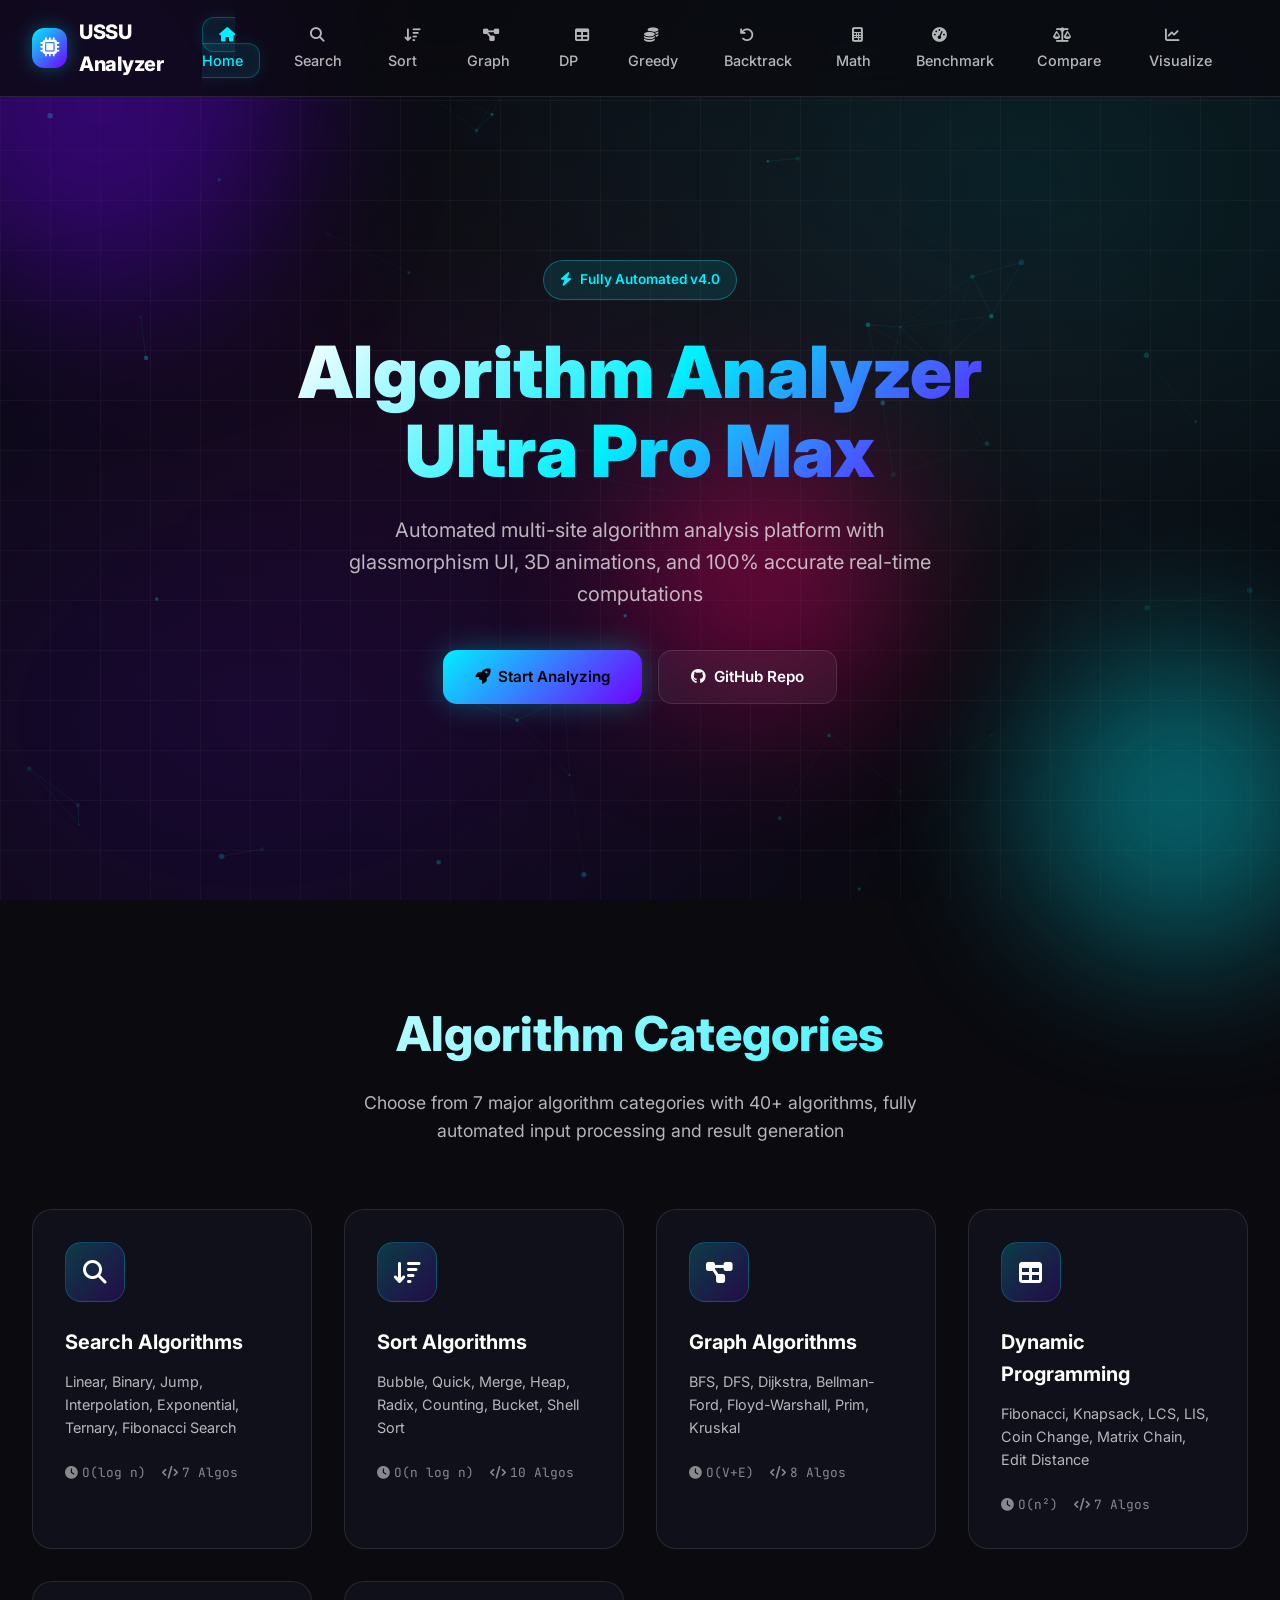
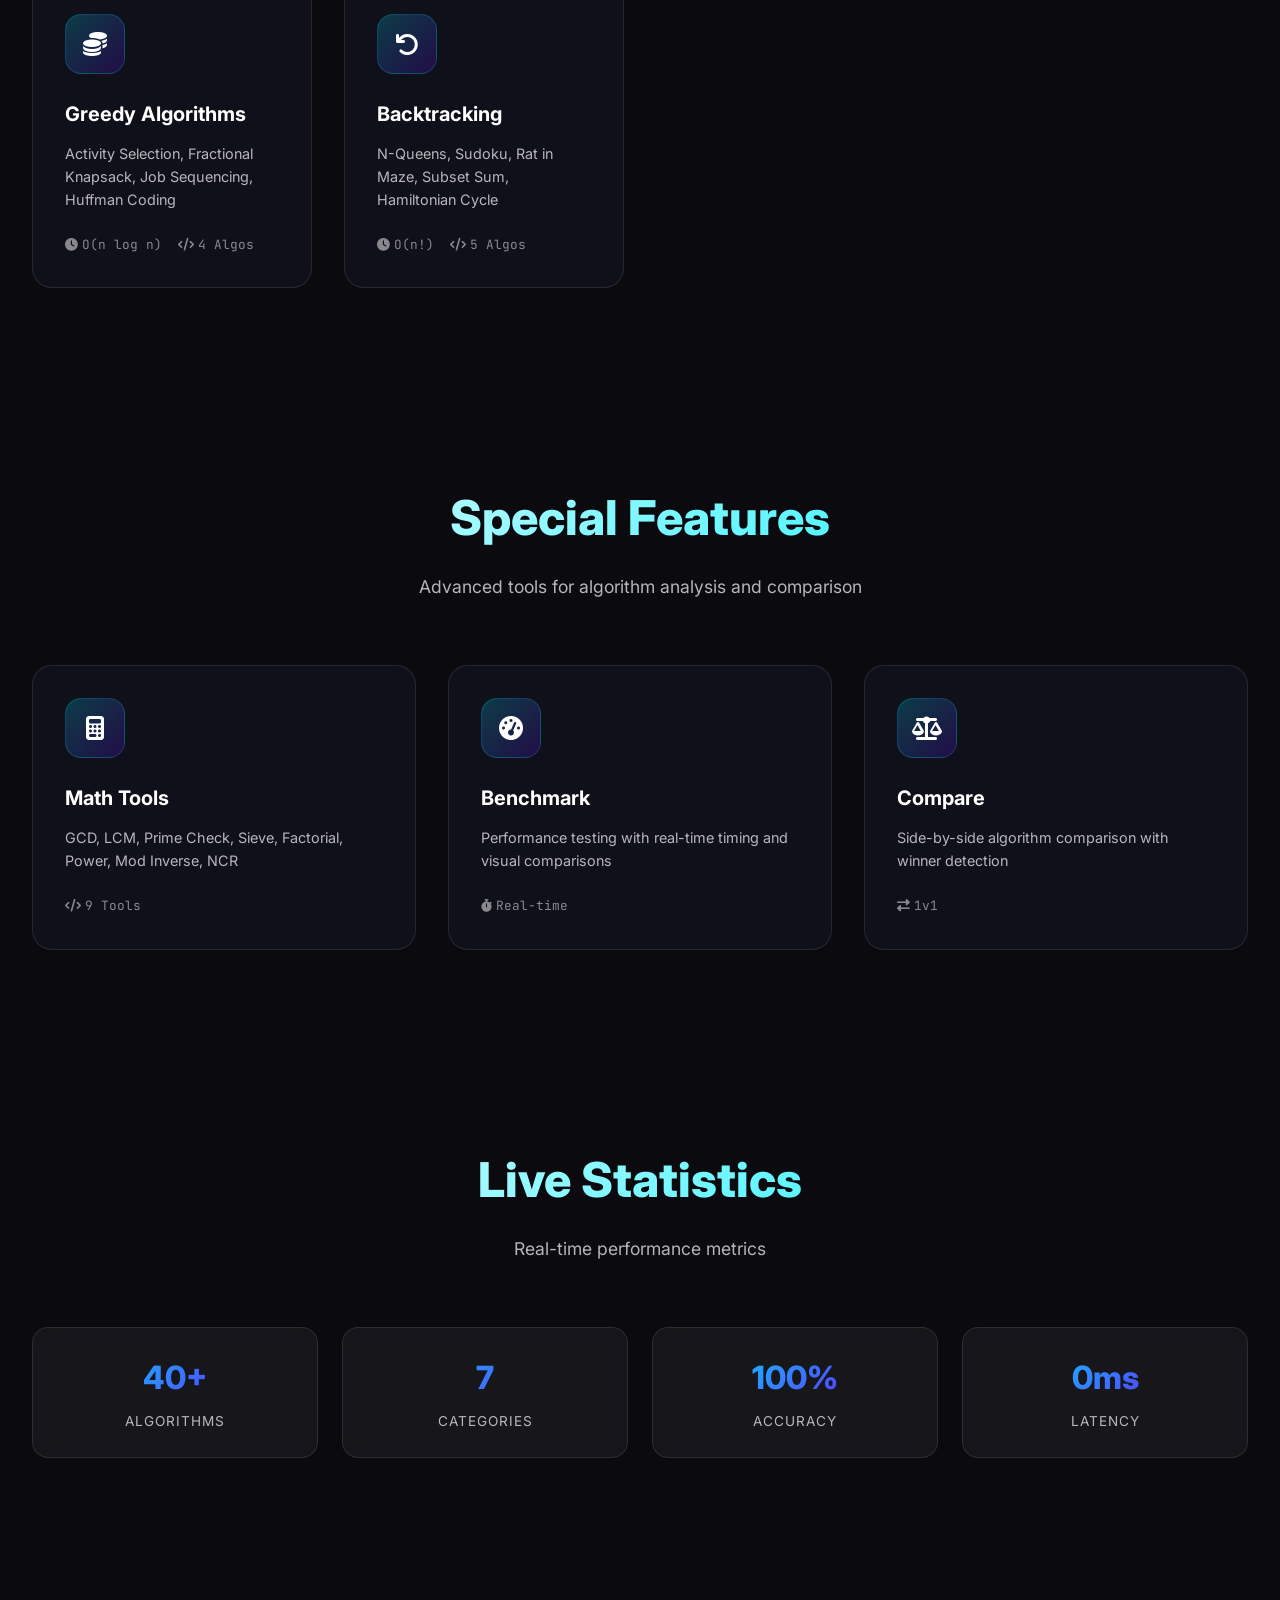
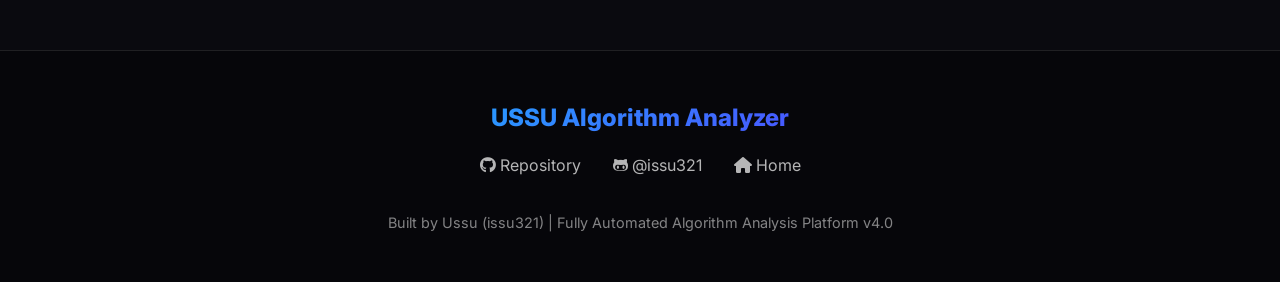
<file: index.html>
<!DOCTYPE html>
<html lang="en">
<head>
    <meta charset="UTF-8">
    <meta name="viewport" content="width=device-width, initial-scale=1.0">
    <title>USSU Algorithm Analyzer v4.0 | Automated Multi-Site</title>
    <meta name="description" content="Fully automated algorithm analyzer with glassmorphism UI, 3D effects, and real-time visualizations">
    <link rel="stylesheet" href="css/style.css">
    <link rel="stylesheet" href="https://cdnjs.cloudflare.com/ajax/libs/font-awesome/6.4.0/css/all.min.css">
</head>
<body>
    <div class="bg-animation"></div>
    <div class="orb orb-1"></div>
    <div class="orb orb-2"></div>
    <div class="orb orb-3"></div>
    <canvas id="particles-canvas"></canvas>

    <nav class="navbar">
        <a href="index.html" class="nav-brand">
            <div class="nav-brand-icon"><i class="fas fa-microchip"></i></div>
            <span>USSU Analyzer</span>
        </a>
        <ul class="nav-links">
            <li><a href="index.html" class="active"><i class="fas fa-home"></i> Home</a></li>
            <li><a href="search.html"><i class="fas fa-search"></i> Search</a></li>
            <li><a href="sort.html"><i class="fas fa-sort-amount-down"></i> Sort</a></li>
            <li><a href="graph.html"><i class="fas fa-project-diagram"></i> Graph</a></li>
            <li><a href="dp.html"><i class="fas fa-table"></i> DP</a></li>
            <li><a href="greedy.html"><i class="fas fa-coins"></i> Greedy</a></li>
            <li><a href="backtracking.html"><i class="fas fa-undo"></i> Backtrack</a></li>
            <li><a href="math.html"><i class="fas fa-calculator"></i> Math</a></li>
            <li><a href="benchmark.html"><i class="fas fa-tachometer-alt"></i> Benchmark</a></li>
            <li><a href="compare.html"><i class="fas fa-balance-scale"></i> Compare</a></li>
            <li><a href="visualize.html"><i class="fas fa-chart-line"></i> Visualize</a></li>
        </ul>
    </nav>

    <section class="hero">
        <div class="hero-content">
            <div class="hero-badge">
                <i class="fas fa-bolt"></i>
                Fully Automated v4.0
            </div>
            <h1>Algorithm Analyzer<br>Ultra Pro Max</h1>
            <p>Automated multi-site algorithm analysis platform with glassmorphism UI, 3D animations, and 100% accurate real-time computations</p>
            <div class="hero-buttons">
                <a href="search.html" class="btn btn-primary btn-glow">
                    <i class="fas fa-rocket"></i> Start Analyzing
                </a>
                <a href="https://github.com/issu321/Analysis-ADA-Algorithms-Techniques-Python" target="_blank" class="btn btn-secondary">
                    <i class="fab fa-github"></i> GitHub Repo
                </a>
            </div>
        </div>
    </section>

    <section class="section">
        <div class="section-header">
            <h2>Algorithm Categories</h2>
            <p>Choose from 7 major algorithm categories with 40+ algorithms, fully automated input processing and result generation</p>
        </div>
        <div class="grid-3">
            <a href="search.html" class="algo-card tilt-element" style="text-decoration: none; color: inherit;">
                <div class="algo-icon"><i class="fas fa-search"></i></div>
                <h3>Search Algorithms</h3>
                <p>Linear, Binary, Jump, Interpolation, Exponential, Ternary, Fibonacci Search</p>
                <div class="algo-meta">
                    <span><i class="fas fa-clock"></i> O(log n)</span>
                    <span><i class="fas fa-code"></i> 7 Algos</span>
                </div>
            </a>
            <a href="sort.html" class="algo-card tilt-element" style="text-decoration: none; color: inherit;">
                <div class="algo-icon"><i class="fas fa-sort-amount-down"></i></div>
                <h3>Sort Algorithms</h3>
                <p>Bubble, Quick, Merge, Heap, Radix, Counting, Bucket, Shell Sort</p>
                <div class="algo-meta">
                    <span><i class="fas fa-clock"></i> O(n log n)</span>
                    <span><i class="fas fa-code"></i> 10 Algos</span>
                </div>
            </a>
            <a href="graph.html" class="algo-card tilt-element" style="text-decoration: none; color: inherit;">
                <div class="algo-icon"><i class="fas fa-project-diagram"></i></div>
                <h3>Graph Algorithms</h3>
                <p>BFS, DFS, Dijkstra, Bellman-Ford, Floyd-Warshall, Prim, Kruskal</p>
                <div class="algo-meta">
                    <span><i class="fas fa-clock"></i> O(V+E)</span>
                    <span><i class="fas fa-code"></i> 8 Algos</span>
                </div>
            </a>
            <a href="dp.html" class="algo-card tilt-element" style="text-decoration: none; color: inherit;">
                <div class="algo-icon"><i class="fas fa-table"></i></div>
                <h3>Dynamic Programming</h3>
                <p>Fibonacci, Knapsack, LCS, LIS, Coin Change, Matrix Chain, Edit Distance</p>
                <div class="algo-meta">
                    <span><i class="fas fa-clock"></i> O(n²)</span>
                    <span><i class="fas fa-code"></i> 7 Algos</span>
                </div>
            </a>
            <a href="greedy.html" class="algo-card tilt-element" style="text-decoration: none; color: inherit;">
                <div class="algo-icon"><i class="fas fa-coins"></i></div>
                <h3>Greedy Algorithms</h3>
                <p>Activity Selection, Fractional Knapsack, Job Sequencing, Huffman Coding</p>
                <div class="algo-meta">
                    <span><i class="fas fa-clock"></i> O(n log n)</span>
                    <span><i class="fas fa-code"></i> 4 Algos</span>
                </div>
            </a>
            <a href="backtracking.html" class="algo-card tilt-element" style="text-decoration: none; color: inherit;">
                <div class="algo-icon"><i class="fas fa-undo"></i></div>
                <h3>Backtracking</h3>
                <p>N-Queens, Sudoku, Rat in Maze, Subset Sum, Hamiltonian Cycle</p>
                <div class="algo-meta">
                    <span><i class="fas fa-clock"></i> O(n!)</span>
                    <span><i class="fas fa-code"></i> 5 Algos</span>
                </div>
            </a>
        </div>
    </section>

    <section class="section">
        <div class="section-header">
            <h2>Special Features</h2>
            <p>Advanced tools for algorithm analysis and comparison</p>
        </div>
        <div class="grid-3">
            <a href="math.html" class="algo-card tilt-element" style="text-decoration: none; color: inherit;">
                <div class="algo-icon"><i class="fas fa-calculator"></i></div>
                <h3>Math Tools</h3>
                <p>GCD, LCM, Prime Check, Sieve, Factorial, Power, Mod Inverse, NCR</p>
                <div class="algo-meta">
                    <span><i class="fas fa-code"></i> 9 Tools</span>
                </div>
            </a>
            <a href="benchmark.html" class="algo-card tilt-element" style="text-decoration: none; color: inherit;">
                <div class="algo-icon"><i class="fas fa-tachometer-alt"></i></div>
                <h3>Benchmark</h3>
                <p>Performance testing with real-time timing and visual comparisons</p>
                <div class="algo-meta">
                    <span><i class="fas fa-stopwatch"></i> Real-time</span>
                </div>
            </a>
            <a href="compare.html" class="algo-card tilt-element" style="text-decoration: none; color: inherit;">
                <div class="algo-icon"><i class="fas fa-balance-scale"></i></div>
                <h3>Compare</h3>
                <p>Side-by-side algorithm comparison with winner detection</p>
                <div class="algo-meta">
                    <span><i class="fas fa-exchange-alt"></i> 1v1</span>
                </div>
            </a>
        </div>
    </section>

    <section class="section">
        <div class="section-header">
            <h2>Live Statistics</h2>
            <p>Real-time performance metrics</p>
        </div>
        <div class="stats-grid">
            <div class="stat-card">
                <div class="stat-value">40+</div>
                <div class="stat-label">Algorithms</div>
            </div>
            <div class="stat-card">
                <div class="stat-value">7</div>
                <div class="stat-label">Categories</div>
            </div>
            <div class="stat-card">
                <div class="stat-value">100%</div>
                <div class="stat-label">Accuracy</div>
            </div>
            <div class="stat-card">
                <div class="stat-value">0ms</div>
                <div class="stat-label">Latency</div>
            </div>
        </div>
    </section>

    <footer class="footer">
        <div class="footer-brand">USSU Algorithm Analyzer</div>
        <div class="footer-links">
            <a href="https://github.com/issu321/Analysis-ADA-Algorithms-Techniques-Python" target="_blank"><i class="fab fa-github"></i> Repository</a>
            <a href="https://github.com/issu321" target="_blank"><i class="fab fa-github-alt"></i> @issu321</a>
            <a href="index.html"><i class="fas fa-home"></i> Home</a>
        </div>
        <div class="footer-copy">
            Built by Ussu (issu321) | Fully Automated Algorithm Analysis Platform v4.0
        </div>
    </footer>

    <script src="js/algorithms.js"></script>
    <script src="js/main.js"></script>
</body>
</html>
</file>
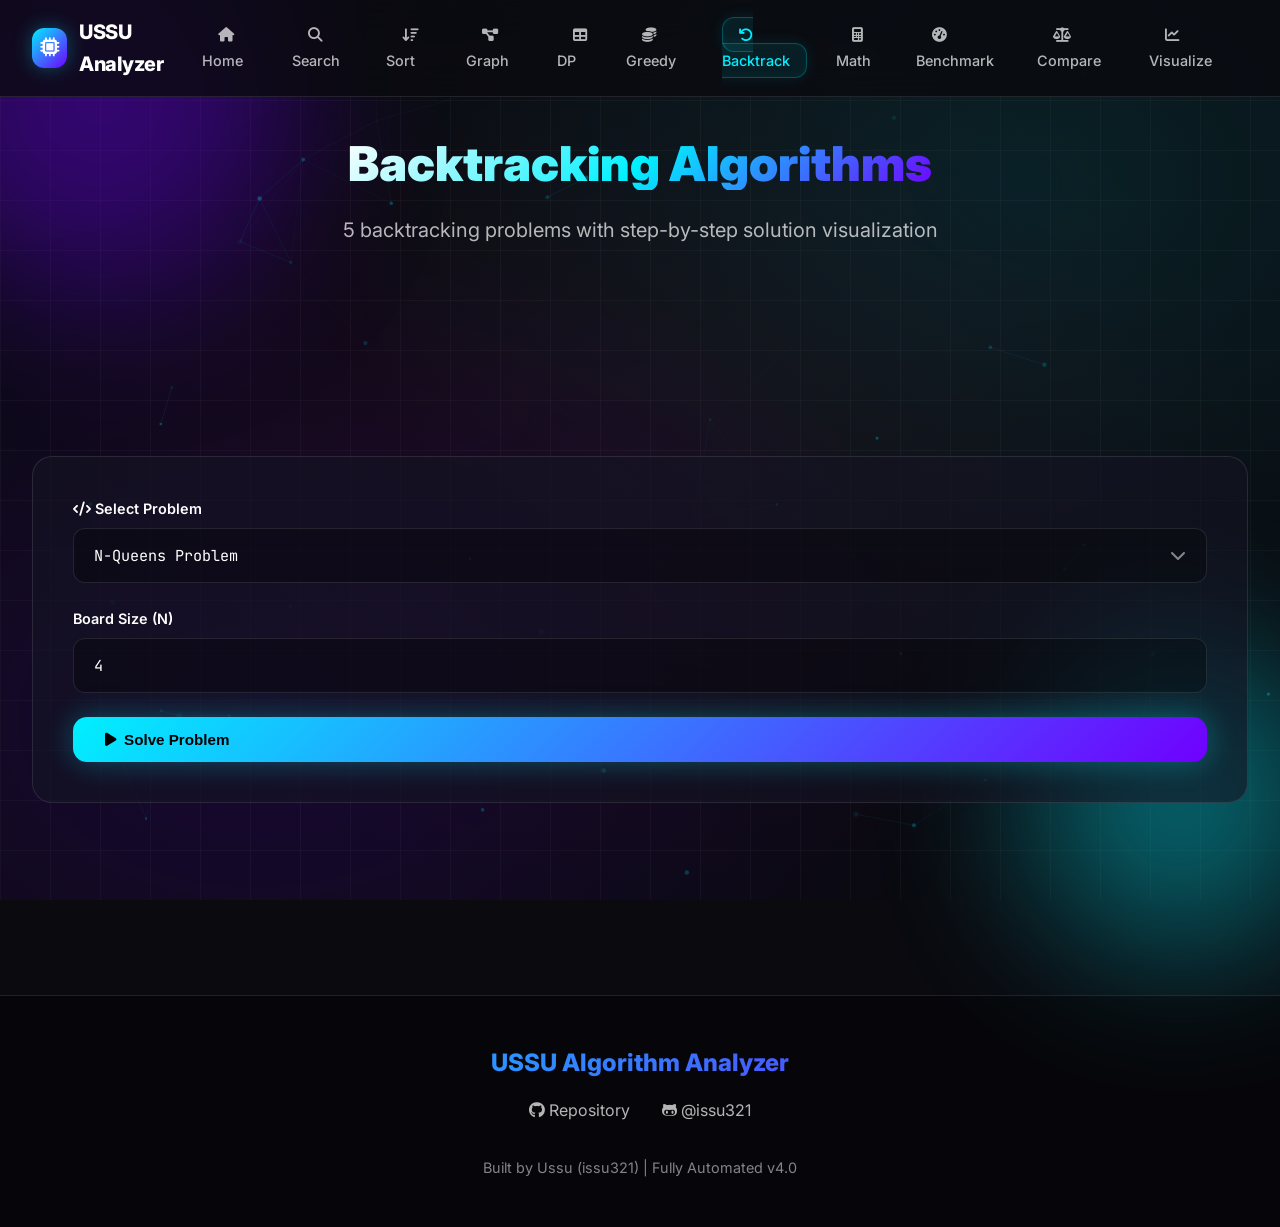
<file: backtracking.html>
<!DOCTYPE html>
<html lang="en">
<head>
    <meta charset="UTF-8">
    <meta name="viewport" content="width=device-width, initial-scale=1.0">
    <title>Backtracking | USSU Analyzer</title>
    <link rel="stylesheet" href="css/style.css">
    <link rel="stylesheet" href="https://cdnjs.cloudflare.com/ajax/libs/font-awesome/6.4.0/css/all.min.css">
</head>
<body>
    <div class="bg-animation"></div>
    <div class="orb orb-1"></div>
    <div class="orb orb-2"></div>
    <canvas id="particles-canvas"></canvas>

    <nav class="navbar">
        <a href="index.html" class="nav-brand">
            <div class="nav-brand-icon"><i class="fas fa-microchip"></i></div>
            <span>USSU Analyzer</span>
        </a>
        <ul class="nav-links">
            <li><a href="index.html"><i class="fas fa-home"></i> Home</a></li>
            <li><a href="search.html"><i class="fas fa-search"></i> Search</a></li>
            <li><a href="sort.html"><i class="fas fa-sort-amount-down"></i> Sort</a></li>
            <li><a href="graph.html"><i class="fas fa-project-diagram"></i> Graph</a></li>
            <li><a href="dp.html"><i class="fas fa-table"></i> DP</a></li>
            <li><a href="greedy.html"><i class="fas fa-coins"></i> Greedy</a></li>
            <li><a href="backtracking.html" class="active"><i class="fas fa-undo"></i> Backtrack</a></li>
            <li><a href="math.html"><i class="fas fa-calculator"></i> Math</a></li>
            <li><a href="benchmark.html"><i class="fas fa-tachometer-alt"></i> Benchmark</a></li>
            <li><a href="compare.html"><i class="fas fa-balance-scale"></i> Compare</a></li>
            <li><a href="visualize.html"><i class="fas fa-chart-line"></i> Visualize</a></li>
        </ul>
    </nav>

    <section class="hero" style="min-height: 40vh; padding-top: 8rem;">
        <div class="hero-content">
            <h1 style="font-size: 3rem;">Backtracking Algorithms</h1>
            <p>5 backtracking problems with step-by-step solution visualization</p>
        </div>
    </section>

    <section class="section">
        <div class="input-section">
            <div class="input-group">
                <label><i class="fas fa-code"></i> Select Problem</label>
                <select id="backtracking-algo" class="input-field">
                    <option value="nQueens">N-Queens Problem</option>
                    <option value="sudoku">Sudoku Solver</option>
                    <option value="ratInMaze">Rat in a Maze</option>
                    <option value="subsetSum">Subset Sum Problem</option>
                    <option value="hamiltonian">Hamiltonian Cycle</option>
                </select>
            </div>

            <div id="bt-nQueens-inputs">
                <div class="input-group">
                    <label>Board Size (N)</label>
                    <input type="number" id="bt-n" class="input-field" value="4" min="1" max="12">
                </div>
            </div>

            <div id="bt-sudoku-inputs" style="display: none;">
                <div class="input-group">
                    <label>Sudoku Grid (JSON 9x9, 0 for empty)</label>
                    <textarea id="bt-grid" class="input-field" rows="9">[[5,3,0,0,7,0,0,0,0],[6,0,0,1,9,5,0,0,0],[0,9,8,0,0,0,0,6,0],[8,0,0,0,6,0,0,0,3],[4,0,0,8,0,3,0,0,1],[7,0,0,0,2,0,0,0,6],[0,6,0,0,0,0,2,8,0],[0,0,0,4,1,9,0,0,5],[0,0,0,0,8,0,0,7,9]]</textarea>
                </div>
            </div>

            <div id="bt-ratInMaze-inputs" style="display: none;">
                <div class="input-group">
                    <label>Maze Grid (JSON, 1=open, 0=wall)</label>
                    <textarea id="bt-maze" class="input-field" rows="5">[[1,0,0,0],[1,1,0,1],[0,1,0,0],[1,1,1,1]]</textarea>
                </div>
            </div>

            <div id="bt-subsetSum-inputs" style="display: none;">
                <div class="input-group">
                    <label>Array (comma separated)</label>
                    <input type="text" id="bt-arr" class="input-field" value="3, 34, 4, 12, 5, 2">
                </div>
                <div class="input-group">
                    <label>Target Sum</label>
                    <input type="number" id="bt-target" class="input-field" value="9">
                </div>
            </div>

            <div id="bt-hamiltonian-inputs" style="display: none;">
                <div class="input-group">
                    <label>Graph (JSON adjacency list)</label>
                    <textarea id="bt-graph" class="input-field" rows="5">{"0":[1,2],"1":[2,3,0],"2":[3,0,1],"3":[1,2]}</textarea>
                </div>
            </div>

            <button id="run-backtracking" class="btn btn-primary btn-glow" style="width: 100%;">
                <i class="fas fa-play"></i> Solve Problem
            </button>
        </div>

        <div id="backtracking-results" class="results-section"></div>
    </section>

    <footer class="footer">
        <div class="footer-brand">USSU Algorithm Analyzer</div>
        <div class="footer-links">
            <a href="https://github.com/issu321/Analysis-ADA-Algorithms-Techniques-Python" target="_blank"><i class="fab fa-github"></i> Repository</a>
            <a href="https://github.com/issu321" target="_blank"><i class="fab fa-github-alt"></i> @issu321</a>
        </div>
        <div class="footer-copy">Built by Ussu (issu321) | Fully Automated v4.0</div>
    </footer>

    <script src="js/algorithms.js"></script>
    <script src="js/main.js"></script>
    <script>
        document.getElementById('backtracking-algo').addEventListener('change', function() {
            const val = this.value;
            document.querySelectorAll('[id^="bt-"][id$="-inputs"]').forEach(el => el.style.display = 'none');
            document.getElementById('bt-' + val + '-inputs').style.display = 'block';
        });
    </script>
</body>
</html>
</file>
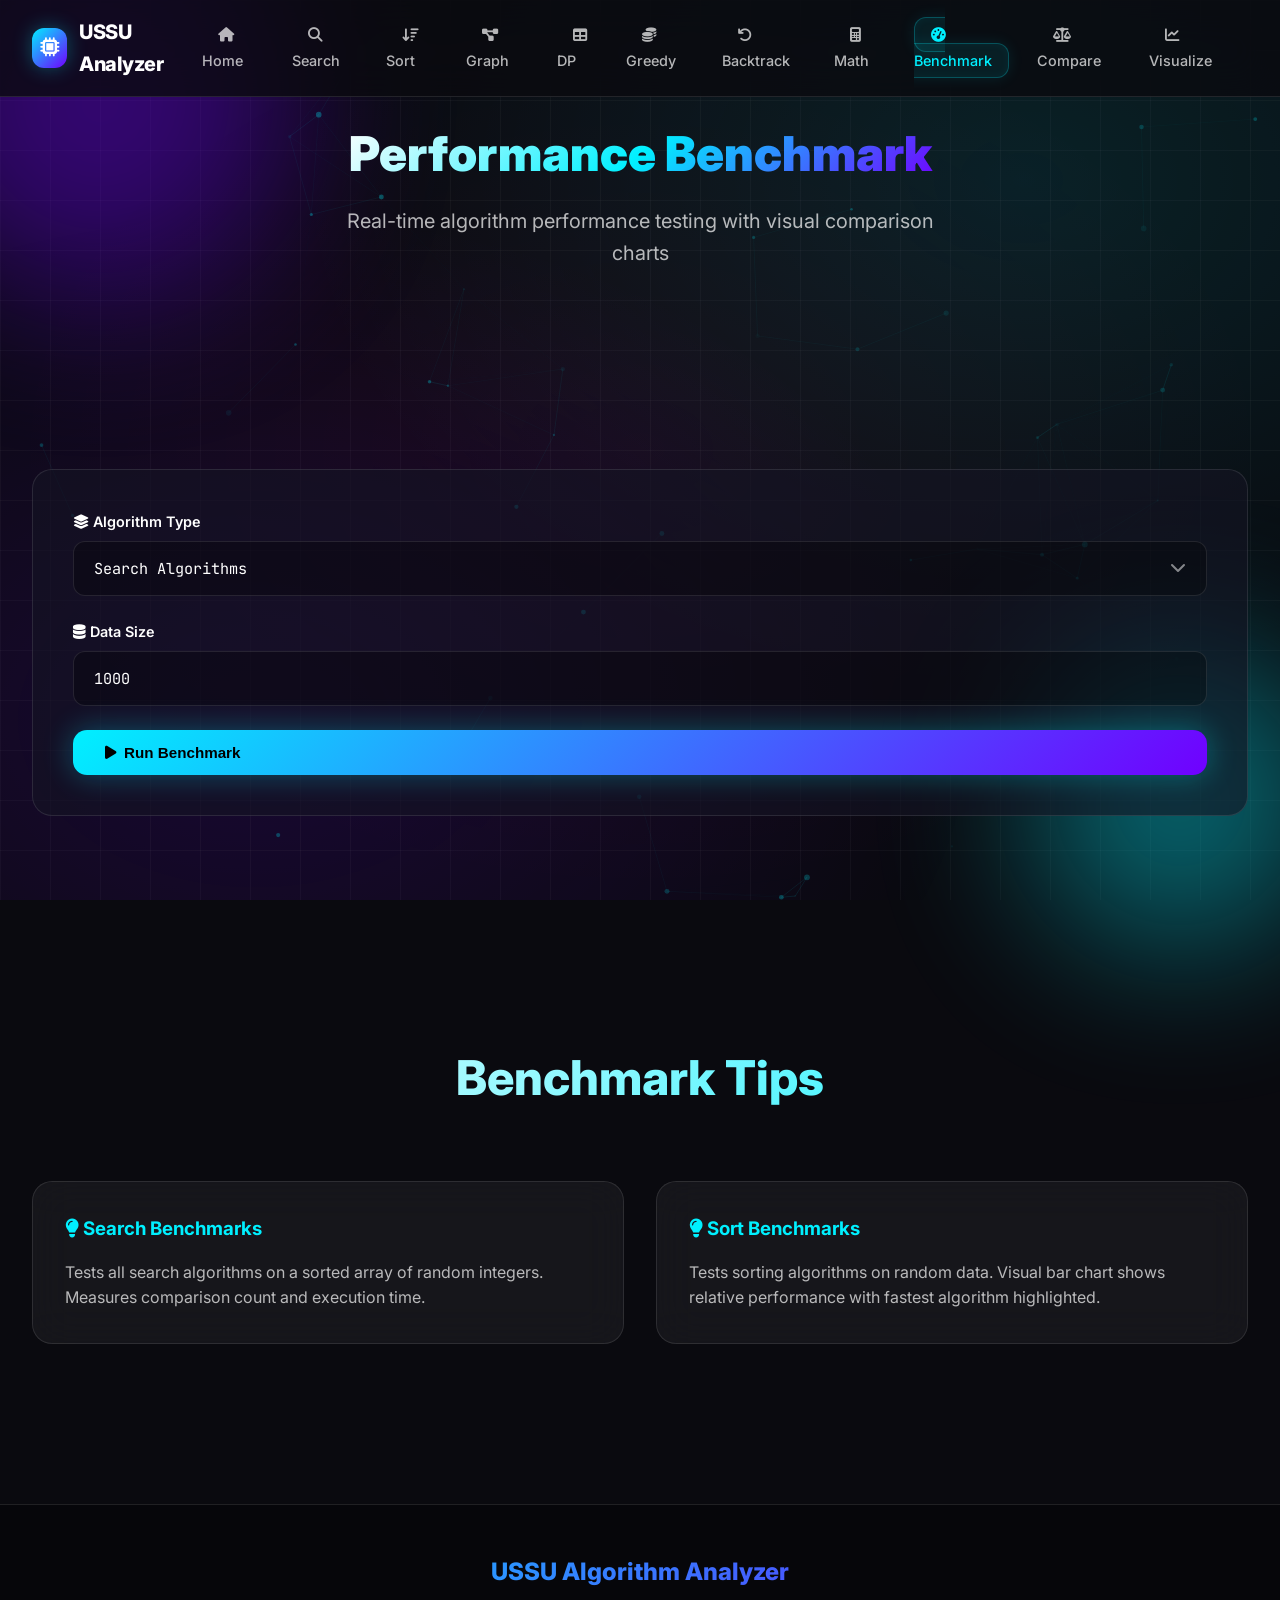
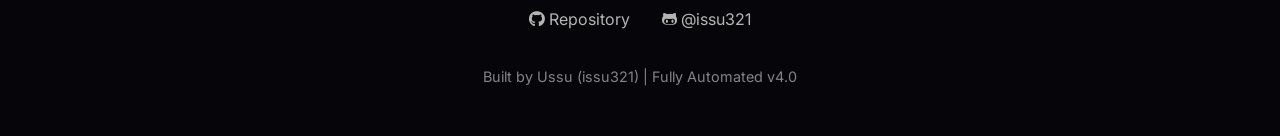
<file: benchmark.html>
<!DOCTYPE html>
<html lang="en">
<head>
    <meta charset="UTF-8">
    <meta name="viewport" content="width=device-width, initial-scale=1.0">
    <title>Benchmark | USSU Analyzer</title>
    <link rel="stylesheet" href="css/style.css">
    <link rel="stylesheet" href="https://cdnjs.cloudflare.com/ajax/libs/font-awesome/6.4.0/css/all.min.css">
</head>
<body>
    <div class="bg-animation"></div>
    <div class="orb orb-1"></div>
    <div class="orb orb-2"></div>
    <canvas id="particles-canvas"></canvas>

    <nav class="navbar">
        <a href="index.html" class="nav-brand">
            <div class="nav-brand-icon"><i class="fas fa-microchip"></i></div>
            <span>USSU Analyzer</span>
        </a>
        <ul class="nav-links">
            <li><a href="index.html"><i class="fas fa-home"></i> Home</a></li>
            <li><a href="search.html"><i class="fas fa-search"></i> Search</a></li>
            <li><a href="sort.html"><i class="fas fa-sort-amount-down"></i> Sort</a></li>
            <li><a href="graph.html"><i class="fas fa-project-diagram"></i> Graph</a></li>
            <li><a href="dp.html"><i class="fas fa-table"></i> DP</a></li>
            <li><a href="greedy.html"><i class="fas fa-coins"></i> Greedy</a></li>
            <li><a href="backtracking.html"><i class="fas fa-undo"></i> Backtrack</a></li>
            <li><a href="math.html"><i class="fas fa-calculator"></i> Math</a></li>
            <li><a href="benchmark.html" class="active"><i class="fas fa-tachometer-alt"></i> Benchmark</a></li>
            <li><a href="compare.html"><i class="fas fa-balance-scale"></i> Compare</a></li>
            <li><a href="visualize.html"><i class="fas fa-chart-line"></i> Visualize</a></li>
        </ul>
    </nav>

    <section class="hero" style="min-height: 40vh; padding-top: 8rem;">
        <div class="hero-content">
            <h1 style="font-size: 3rem;">Performance Benchmark</h1>
            <p>Real-time algorithm performance testing with visual comparison charts</p>
        </div>
    </section>

    <section class="section">
        <div class="input-section">
            <div class="input-group">
                <label><i class="fas fa-layer-group"></i> Algorithm Type</label>
                <select id="bench-type" class="input-field">
                    <option value="search">Search Algorithms</option>
                    <option value="sort">Sort Algorithms</option>
                </select>
            </div>
            <div class="input-group">
                <label><i class="fas fa-database"></i> Data Size</label>
                <input type="number" id="bench-size" class="input-field" value="1000" min="10" max="10000">
            </div>
            <button id="run-benchmark" class="btn btn-primary btn-glow" style="width: 100%;">
                <i class="fas fa-play"></i> Run Benchmark
            </button>
        </div>

        <div id="benchmark-results" class="results-section"></div>
    </section>

    <section class="section">
        <div class="section-header">
            <h2>Benchmark Tips</h2>
        </div>
        <div class="grid-2">
            <div class="glass-card">
                <h3 style="color: var(--primary); margin-bottom: 1rem;"><i class="fas fa-lightbulb"></i> Search Benchmarks</h3>
                <p style="color: var(--text-secondary);">Tests all search algorithms on a sorted array of random integers. Measures comparison count and execution time.</p>
            </div>
            <div class="glass-card">
                <h3 style="color: var(--primary); margin-bottom: 1rem;"><i class="fas fa-lightbulb"></i> Sort Benchmarks</h3>
                <p style="color: var(--text-secondary);">Tests sorting algorithms on random data. Visual bar chart shows relative performance with fastest algorithm highlighted.</p>
            </div>
        </div>
    </section>

    <footer class="footer">
        <div class="footer-brand">USSU Algorithm Analyzer</div>
        <div class="footer-links">
            <a href="https://github.com/issu321/Analysis-ADA-Algorithms-Techniques-Python" target="_blank"><i class="fab fa-github"></i> Repository</a>
            <a href="https://github.com/issu321" target="_blank"><i class="fab fa-github-alt"></i> @issu321</a>
        </div>
        <div class="footer-copy">Built by Ussu (issu321) | Fully Automated v4.0</div>
    </footer>

    <script src="js/algorithms.js"></script>
    <script src="js/main.js"></script>
</body>
</html>
</file>
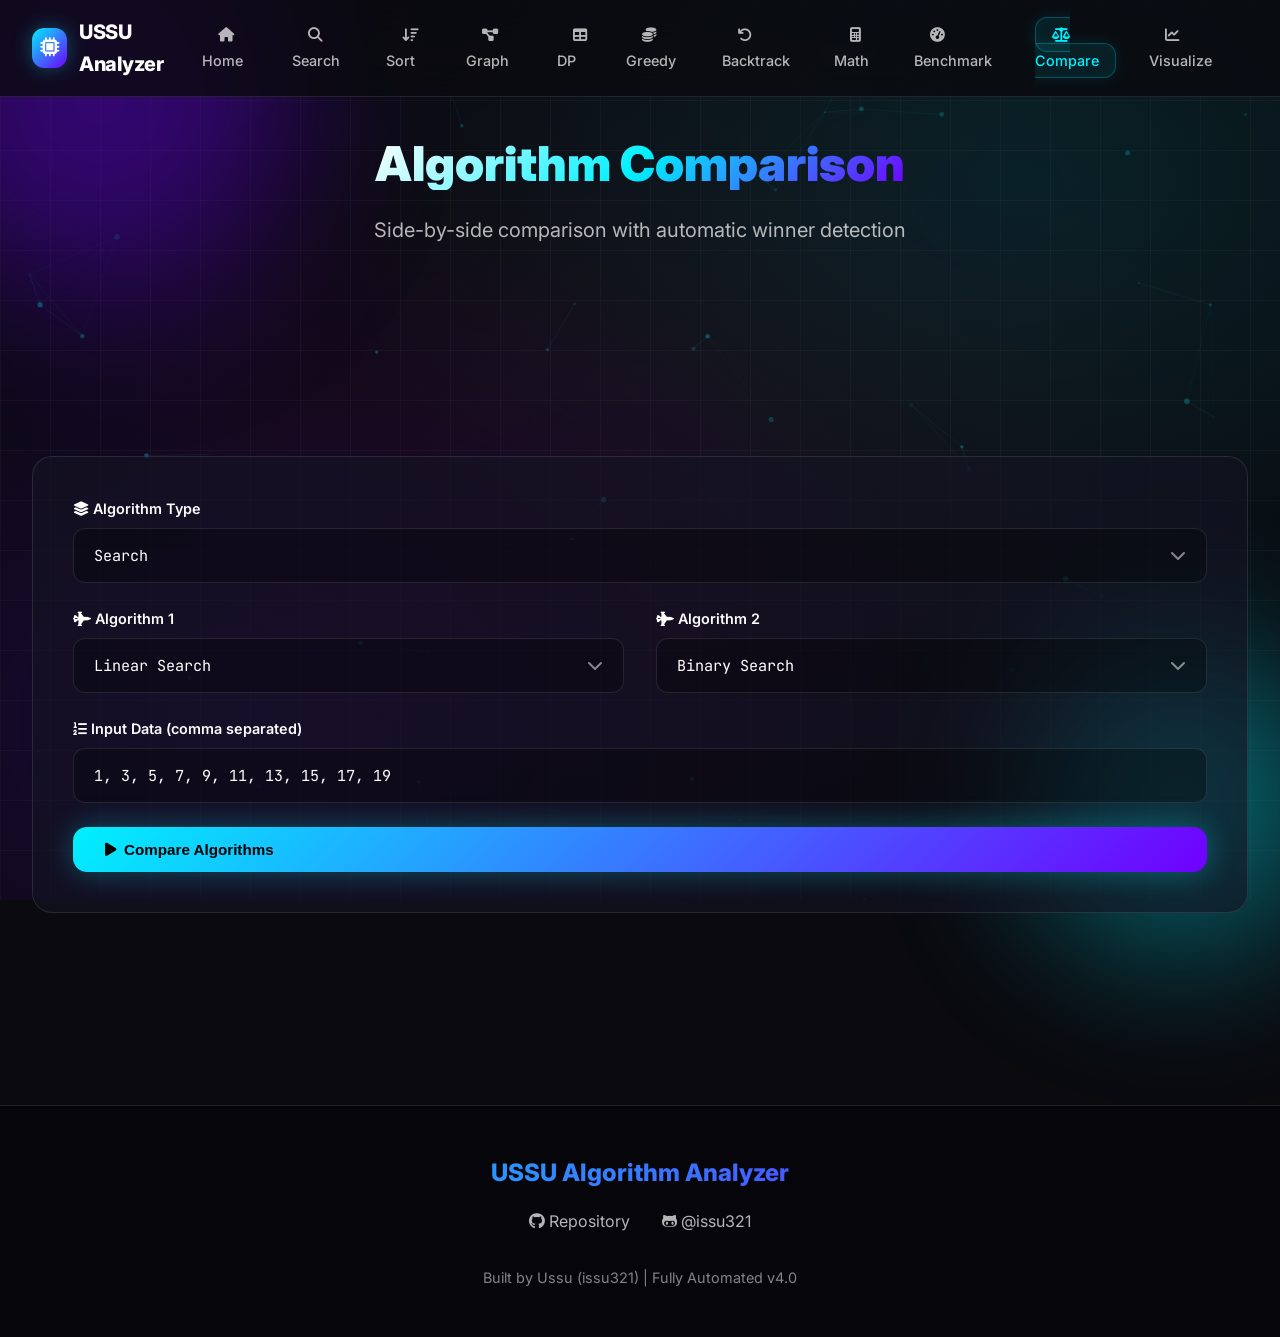
<file: compare.html>
<!DOCTYPE html>
<html lang="en">
<head>
    <meta charset="UTF-8">
    <meta name="viewport" content="width=device-width, initial-scale=1.0">
    <title>Compare | USSU Analyzer</title>
    <link rel="stylesheet" href="css/style.css">
    <link rel="stylesheet" href="https://cdnjs.cloudflare.com/ajax/libs/font-awesome/6.4.0/css/all.min.css">
</head>
<body>
    <div class="bg-animation"></div>
    <div class="orb orb-1"></div>
    <div class="orb orb-2"></div>
    <canvas id="particles-canvas"></canvas>

    <nav class="navbar">
        <a href="index.html" class="nav-brand">
            <div class="nav-brand-icon"><i class="fas fa-microchip"></i></div>
            <span>USSU Analyzer</span>
        </a>
        <ul class="nav-links">
            <li><a href="index.html"><i class="fas fa-home"></i> Home</a></li>
            <li><a href="search.html"><i class="fas fa-search"></i> Search</a></li>
            <li><a href="sort.html"><i class="fas fa-sort-amount-down"></i> Sort</a></li>
            <li><a href="graph.html"><i class="fas fa-project-diagram"></i> Graph</a></li>
            <li><a href="dp.html"><i class="fas fa-table"></i> DP</a></li>
            <li><a href="greedy.html"><i class="fas fa-coins"></i> Greedy</a></li>
            <li><a href="backtracking.html"><i class="fas fa-undo"></i> Backtrack</a></li>
            <li><a href="math.html"><i class="fas fa-calculator"></i> Math</a></li>
            <li><a href="benchmark.html"><i class="fas fa-tachometer-alt"></i> Benchmark</a></li>
            <li><a href="compare.html" class="active"><i class="fas fa-balance-scale"></i> Compare</a></li>
            <li><a href="visualize.html"><i class="fas fa-chart-line"></i> Visualize</a></li>
        </ul>
    </nav>

    <section class="hero" style="min-height: 40vh; padding-top: 8rem;">
        <div class="hero-content">
            <h1 style="font-size: 3rem;">Algorithm Comparison</h1>
            <p>Side-by-side comparison with automatic winner detection</p>
        </div>
    </section>

    <section class="section">
        <div class="input-section">
            <div class="input-group">
                <label><i class="fas fa-layer-group"></i> Algorithm Type</label>
                <select id="compare-type" class="input-field">
                    <option value="search">Search</option>
                    <option value="sort">Sort</option>
                </select>
            </div>
            <div class="grid-2">
                <div class="input-group">
                    <label><i class="fas fa-fighter-jet"></i> Algorithm 1</label>
                    <select id="compare-algo1" class="input-field">
                        <option value="linear">Linear Search</option>
                        <option value="binary">Binary Search</option>
                        <option value="jump">Jump Search</option>
                        <option value="interpolation">Interpolation Search</option>
                        <option value="exponential">Exponential Search</option>
                        <option value="ternary">Ternary Search</option>
                        <option value="fibonacci">Fibonacci Search</option>
                    </select>
                </div>
                <div class="input-group">
                    <label><i class="fas fa-fighter-jet"></i> Algorithm 2</label>
                    <select id="compare-algo2" class="input-field">
                        <option value="linear">Linear Search</option>
                        <option value="binary" selected>Binary Search</option>
                        <option value="jump">Jump Search</option>
                        <option value="interpolation">Interpolation Search</option>
                        <option value="exponential">Exponential Search</option>
                        <option value="ternary">Ternary Search</option>
                        <option value="fibonacci">Fibonacci Search</option>
                    </select>
                </div>
            </div>
            <div class="input-group">
                <label><i class="fas fa-list-ol"></i> Input Data (comma separated)</label>
                <input type="text" id="compare-input" class="input-field" placeholder="1, 3, 5, 7, 9, 11, 13, 15, 17, 19" value="1, 3, 5, 7, 9, 11, 13, 15, 17, 19">
            </div>
            <button id="run-compare" class="btn btn-primary btn-glow" style="width: 100%;">
                <i class="fas fa-play"></i> Compare Algorithms
            </button>
        </div>

        <div id="compare-results" class="results-section"></div>
    </section>

    <footer class="footer">
        <div class="footer-brand">USSU Algorithm Analyzer</div>
        <div class="footer-links">
            <a href="https://github.com/issu321/Analysis-ADA-Algorithms-Techniques-Python" target="_blank"><i class="fab fa-github"></i> Repository</a>
            <a href="https://github.com/issu321" target="_blank"><i class="fab fa-github-alt"></i> @issu321</a>
        </div>
        <div class="footer-copy">Built by Ussu (issu321) | Fully Automated v4.0</div>
    </footer>

    <script src="js/algorithms.js"></script>
    <script src="js/main.js"></script>
    <script>
        document.getElementById('compare-type').addEventListener('change', function() {
            const type = this.value;
            const algo1 = document.getElementById('compare-algo1');
            const algo2 = document.getElementById('compare-algo2');

            if (type === 'sort') {
                algo1.innerHTML = `
                    <option value="bubble">Bubble Sort</option>
                    <option value="selection">Selection Sort</option>
                    <option value="insertion">Insertion Sort</option>
                    <option value="merge">Merge Sort</option>
                    <option value="quick">Quick Sort</option>
                    <option value="heap">Heap Sort</option>
                    <option value="shell">Shell Sort</option>
                `;
                algo2.innerHTML = algo1.innerHTML;
                algo2.value = 'quick';
            } else {
                algo1.innerHTML = `
                    <option value="linear">Linear Search</option>
                    <option value="binary">Binary Search</option>
                    <option value="jump">Jump Search</option>
                    <option value="interpolation">Interpolation Search</option>
                    <option value="exponential">Exponential Search</option>
                    <option value="ternary">Ternary Search</option>
                    <option value="fibonacci">Fibonacci Search</option>
                `;
                algo2.innerHTML = algo1.innerHTML;
                algo2.value = 'binary';
            }
        });
    </script>
</body>
</html>
</file>
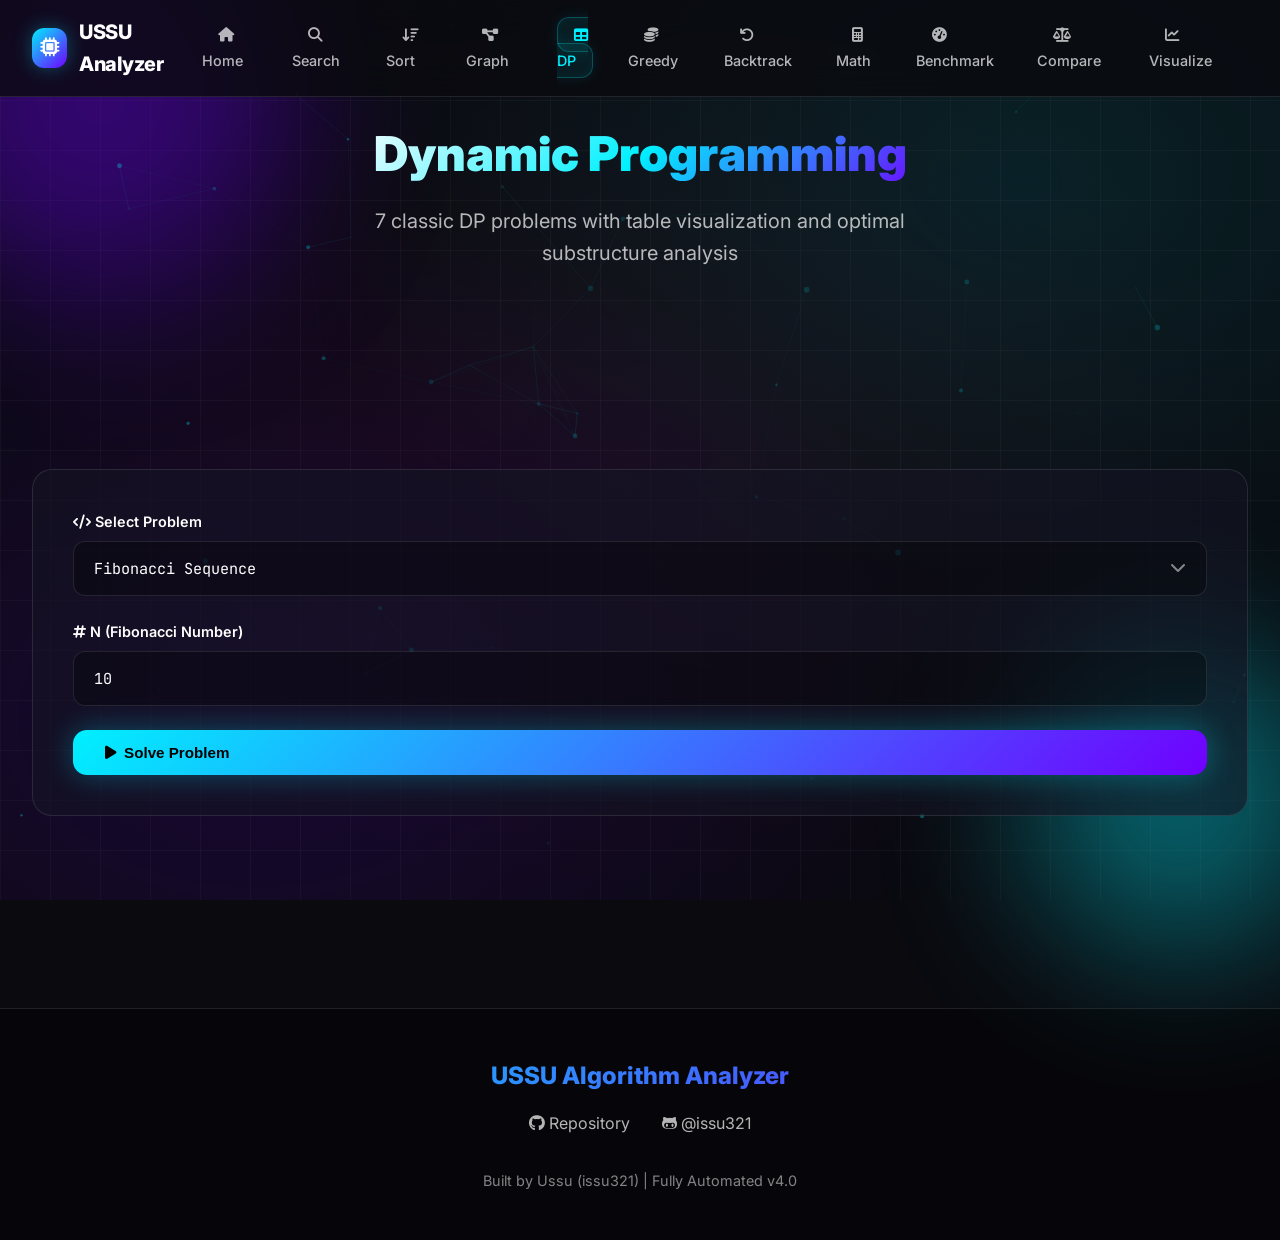
<file: dp.html>
<!DOCTYPE html>
<html lang="en">
<head>
    <meta charset="UTF-8">
    <meta name="viewport" content="width=device-width, initial-scale=1.0">
    <title>Dynamic Programming | USSU Analyzer</title>
    <link rel="stylesheet" href="css/style.css">
    <link rel="stylesheet" href="https://cdnjs.cloudflare.com/ajax/libs/font-awesome/6.4.0/css/all.min.css">
</head>
<body>
    <div class="bg-animation"></div>
    <div class="orb orb-1"></div>
    <div class="orb orb-2"></div>
    <canvas id="particles-canvas"></canvas>

    <nav class="navbar">
        <a href="index.html" class="nav-brand">
            <div class="nav-brand-icon"><i class="fas fa-microchip"></i></div>
            <span>USSU Analyzer</span>
        </a>
        <ul class="nav-links">
            <li><a href="index.html"><i class="fas fa-home"></i> Home</a></li>
            <li><a href="search.html"><i class="fas fa-search"></i> Search</a></li>
            <li><a href="sort.html"><i class="fas fa-sort-amount-down"></i> Sort</a></li>
            <li><a href="graph.html"><i class="fas fa-project-diagram"></i> Graph</a></li>
            <li><a href="dp.html" class="active"><i class="fas fa-table"></i> DP</a></li>
            <li><a href="greedy.html"><i class="fas fa-coins"></i> Greedy</a></li>
            <li><a href="backtracking.html"><i class="fas fa-undo"></i> Backtrack</a></li>
            <li><a href="math.html"><i class="fas fa-calculator"></i> Math</a></li>
            <li><a href="benchmark.html"><i class="fas fa-tachometer-alt"></i> Benchmark</a></li>
            <li><a href="compare.html"><i class="fas fa-balance-scale"></i> Compare</a></li>
            <li><a href="visualize.html"><i class="fas fa-chart-line"></i> Visualize</a></li>
        </ul>
    </nav>

    <section class="hero" style="min-height: 40vh; padding-top: 8rem;">
        <div class="hero-content">
            <h1 style="font-size: 3rem;">Dynamic Programming</h1>
            <p>7 classic DP problems with table visualization and optimal substructure analysis</p>
        </div>
    </section>

    <section class="section">
        <div class="input-section">
            <div class="input-group">
                <label><i class="fas fa-code"></i> Select Problem</label>
                <select id="dp-algo" class="input-field">
                    <option value="fibonacci">Fibonacci Sequence</option>
                    <option value="knapsack">0/1 Knapsack Problem</option>
                    <option value="lcs">Longest Common Subsequence</option>
                    <option value="lis">Longest Increasing Subsequence</option>
                    <option value="coinChange">Coin Change Problem</option>
                    <option value="matrixChain">Matrix Chain Multiplication</option>
                    <option value="editDistance">Edit Distance (Levenshtein)</option>
                </select>
            </div>

            <div id="dp-fibonacci-inputs">
                <div class="input-group">
                    <label><i class="fas fa-hashtag"></i> N (Fibonacci Number)</label>
                    <input type="number" id="dp-n" class="input-field" placeholder="10" value="10">
                </div>
            </div>

            <div id="dp-knapsack-inputs" style="display: none;">
                <div class="input-group">
                    <label>Weights (comma separated)</label>
                    <input type="text" id="dp-weights" class="input-field" placeholder="1, 3, 4, 5" value="1, 3, 4, 5">
                </div>
                <div class="input-group">
                    <label>Values (comma separated)</label>
                    <input type="text" id="dp-values" class="input-field" placeholder="1, 4, 5, 7" value="1, 4, 5, 7">
                </div>
                <div class="input-group">
                    <label>Capacity</label>
                    <input type="number" id="dp-capacity" class="input-field" placeholder="7" value="7">
                </div>
            </div>

            <div id="dp-lcs-inputs" style="display: none;">
                <div class="input-group">
                    <label>String 1</label>
                    <input type="text" id="dp-str1" class="input-field" placeholder="ABCDGH" value="ABCDGH">
                </div>
                <div class="input-group">
                    <label>String 2</label>
                    <input type="text" id="dp-str2" class="input-field" placeholder="AEDFHR" value="AEDFHR">
                </div>
            </div>

            <div id="dp-lis-inputs" style="display: none;">
                <div class="input-group">
                    <label>Array (comma separated)</label>
                    <input type="text" id="dp-arr" class="input-field" placeholder="10, 22, 9, 33, 21, 50, 41, 60" value="10, 22, 9, 33, 21, 50, 41, 60">
                </div>
            </div>

            <div id="dp-coinChange-inputs" style="display: none;">
                <div class="input-group">
                    <label>Coins (comma separated)</label>
                    <input type="text" id="dp-coins" class="input-field" placeholder="1, 2, 5" value="1, 2, 5">
                </div>
                <div class="input-group">
                    <label>Amount</label>
                    <input type="number" id="dp-amount" class="input-field" placeholder="11" value="11">
                </div>
            </div>

            <div id="dp-matrixChain-inputs" style="display: none;">
                <div class="input-group">
                    <label>Dimensions (comma separated, n+1 values for n matrices)</label>
                    <input type="text" id="dp-dims" class="input-field" placeholder="10, 30, 5, 60" value="10, 30, 5, 60">
                </div>
            </div>

            <div id="dp-editDistance-inputs" style="display: none;">
                <div class="input-group">
                    <label>String 1</label>
                    <input type="text" id="dp-s1" class="input-field" placeholder="kitten" value="kitten">
                </div>
                <div class="input-group">
                    <label>String 2</label>
                    <input type="text" id="dp-s2" class="input-field" placeholder="sitting" value="sitting">
                </div>
            </div>

            <button id="run-dp" class="btn btn-primary btn-glow" style="width: 100%;">
                <i class="fas fa-play"></i> Solve Problem
            </button>
        </div>

        <div id="dp-results" class="results-section"></div>
    </section>

    <footer class="footer">
        <div class="footer-brand">USSU Algorithm Analyzer</div>
        <div class="footer-links">
            <a href="https://github.com/issu321/Analysis-ADA-Algorithms-Techniques-Python" target="_blank"><i class="fab fa-github"></i> Repository</a>
            <a href="https://github.com/issu321" target="_blank"><i class="fab fa-github-alt"></i> @issu321</a>
        </div>
        <div class="footer-copy">Built by Ussu (issu321) | Fully Automated v4.0</div>
    </footer>

    <script src="js/algorithms.js"></script>
    <script src="js/main.js"></script>
    <script>
        document.getElementById('dp-algo').addEventListener('change', function() {
            const val = this.value;
            document.querySelectorAll('[id^="dp-"][id$="-inputs"]').forEach(el => el.style.display = 'none');
            document.getElementById('dp-' + val + '-inputs').style.display = 'block';
        });
    </script>
</body>
</html>
</file>
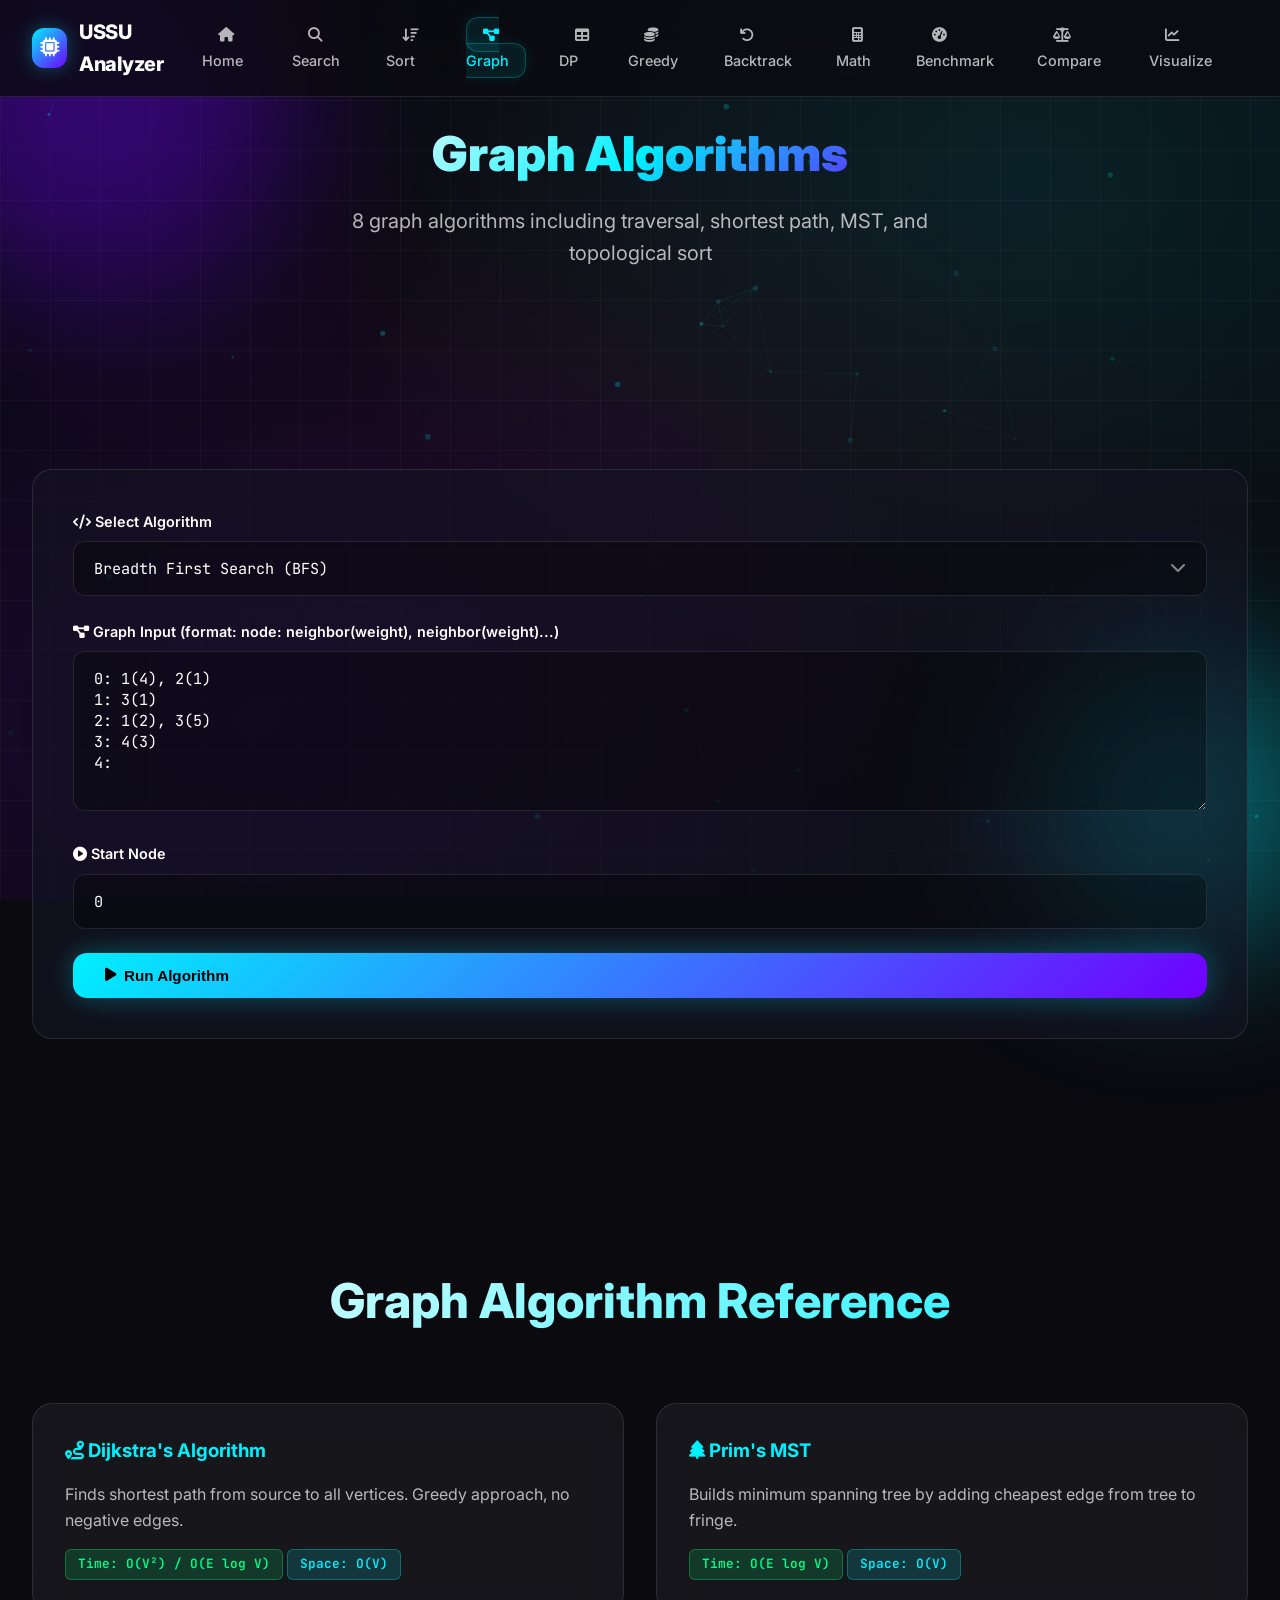
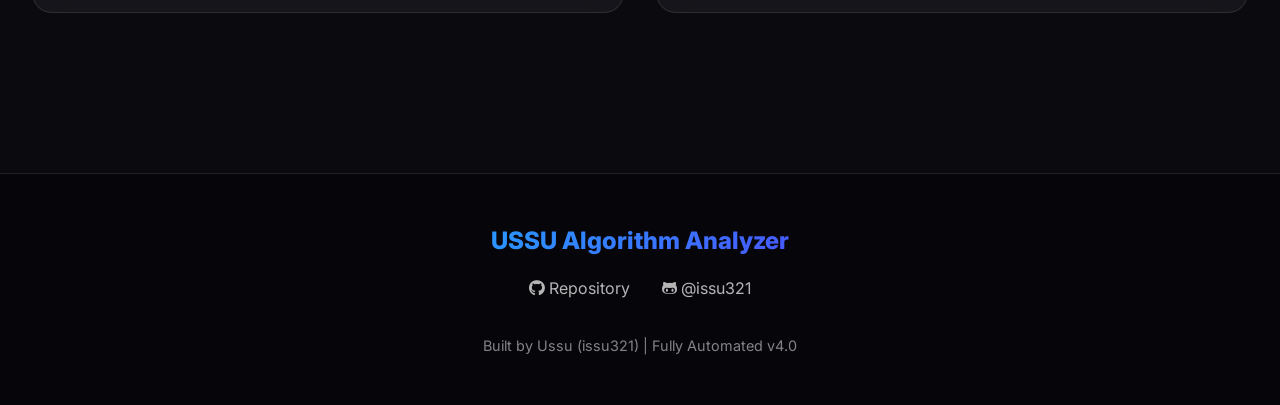
<file: graph.html>
<!DOCTYPE html>
<html lang="en">
<head>
    <meta charset="UTF-8">
    <meta name="viewport" content="width=device-width, initial-scale=1.0">
    <title>Graph Algorithms | USSU Analyzer</title>
    <link rel="stylesheet" href="css/style.css">
    <link rel="stylesheet" href="https://cdnjs.cloudflare.com/ajax/libs/font-awesome/6.4.0/css/all.min.css">
</head>
<body>
    <div class="bg-animation"></div>
    <div class="orb orb-1"></div>
    <div class="orb orb-2"></div>
    <canvas id="particles-canvas"></canvas>

    <nav class="navbar">
        <a href="index.html" class="nav-brand">
            <div class="nav-brand-icon"><i class="fas fa-microchip"></i></div>
            <span>USSU Analyzer</span>
        </a>
        <ul class="nav-links">
            <li><a href="index.html"><i class="fas fa-home"></i> Home</a></li>
            <li><a href="search.html"><i class="fas fa-search"></i> Search</a></li>
            <li><a href="sort.html"><i class="fas fa-sort-amount-down"></i> Sort</a></li>
            <li><a href="graph.html" class="active"><i class="fas fa-project-diagram"></i> Graph</a></li>
            <li><a href="dp.html"><i class="fas fa-table"></i> DP</a></li>
            <li><a href="greedy.html"><i class="fas fa-coins"></i> Greedy</a></li>
            <li><a href="backtracking.html"><i class="fas fa-undo"></i> Backtrack</a></li>
            <li><a href="math.html"><i class="fas fa-calculator"></i> Math</a></li>
            <li><a href="benchmark.html"><i class="fas fa-tachometer-alt"></i> Benchmark</a></li>
            <li><a href="compare.html"><i class="fas fa-balance-scale"></i> Compare</a></li>
            <li><a href="visualize.html"><i class="fas fa-chart-line"></i> Visualize</a></li>
        </ul>
    </nav>

    <section class="hero" style="min-height: 40vh; padding-top: 8rem;">
        <div class="hero-content">
            <h1 style="font-size: 3rem;">Graph Algorithms</h1>
            <p>8 graph algorithms including traversal, shortest path, MST, and topological sort</p>
        </div>
    </section>

    <section class="section">
        <div class="input-section">
            <div class="input-group">
                <label><i class="fas fa-code"></i> Select Algorithm</label>
                <select id="graph-algo" class="input-field">
                    <option value="bfs">Breadth First Search (BFS)</option>
                    <option value="dfs">Depth First Search (DFS)</option>
                    <option value="dijkstra">Dijkstra's Shortest Path</option>
                    <option value="bellmanFord">Bellman-Ford Algorithm</option>
                    <option value="floydWarshall">Floyd-Warshall (All Pairs)</option>
                    <option value="prim">Prim's MST</option>
                    <option value="kruskal">Kruskal's MST</option>
                    <option value="topological">Topological Sort</option>
                </select>
            </div>
            <div class="input-group">
                <label><i class="fas fa-project-diagram"></i> Graph Input (format: node: neighbor(weight), neighbor(weight)...)</label>
                <textarea id="graph-input" class="input-field" rows="6" placeholder="0: 1(4), 2(1)
1: 3(1)
2: 1(2), 3(5)
3: 4(3)
4: ">0: 1(4), 2(1)
1: 3(1)
2: 1(2), 3(5)
3: 4(3)
4: </textarea>
            </div>
            <div class="input-group">
                <label><i class="fas fa-play-circle"></i> Start Node</label>
                <input type="number" id="graph-start" class="input-field" placeholder="0" value="0">
            </div>
            <button id="run-graph" class="btn btn-primary btn-glow" style="width: 100%;">
                <i class="fas fa-play"></i> Run Algorithm
            </button>
        </div>

        <div id="graph-results" class="results-section"></div>
    </section>

    <section class="section">
        <div class="section-header">
            <h2>Graph Algorithm Reference</h2>
        </div>
        <div class="grid-2">
            <div class="glass-card">
                <h3 style="color: var(--primary); margin-bottom: 1rem;"><i class="fas fa-route"></i> Dijkstra's Algorithm</h3>
                <p style="color: var(--text-secondary); margin-bottom: 1rem;">Finds shortest path from source to all vertices. Greedy approach, no negative edges.</p>
                <div style="margin-top: 1rem;">
                    <span class="complexity-badge complexity-best">Time: O(V²) / O(E log V)</span>
                    <span class="complexity-badge complexity-avg">Space: O(V)</span>
                </div>
            </div>
            <div class="glass-card">
                <h3 style="color: var(--primary); margin-bottom: 1rem;"><i class="fas fa-tree"></i> Prim's MST</h3>
                <p style="color: var(--text-secondary); margin-bottom: 1rem;">Builds minimum spanning tree by adding cheapest edge from tree to fringe.</p>
                <div style="margin-top: 1rem;">
                    <span class="complexity-badge complexity-best">Time: O(E log V)</span>
                    <span class="complexity-badge complexity-avg">Space: O(V)</span>
                </div>
            </div>
        </div>
    </section>

    <footer class="footer">
        <div class="footer-brand">USSU Algorithm Analyzer</div>
        <div class="footer-links">
            <a href="https://github.com/issu321/Analysis-ADA-Algorithms-Techniques-Python" target="_blank"><i class="fab fa-github"></i> Repository</a>
            <a href="https://github.com/issu321" target="_blank"><i class="fab fa-github-alt"></i> @issu321</a>
        </div>
        <div class="footer-copy">Built by Ussu (issu321) | Fully Automated v4.0</div>
    </footer>

    <script src="js/algorithms.js"></script>
    <script src="js/main.js"></script>
</body>
</html>
</file>
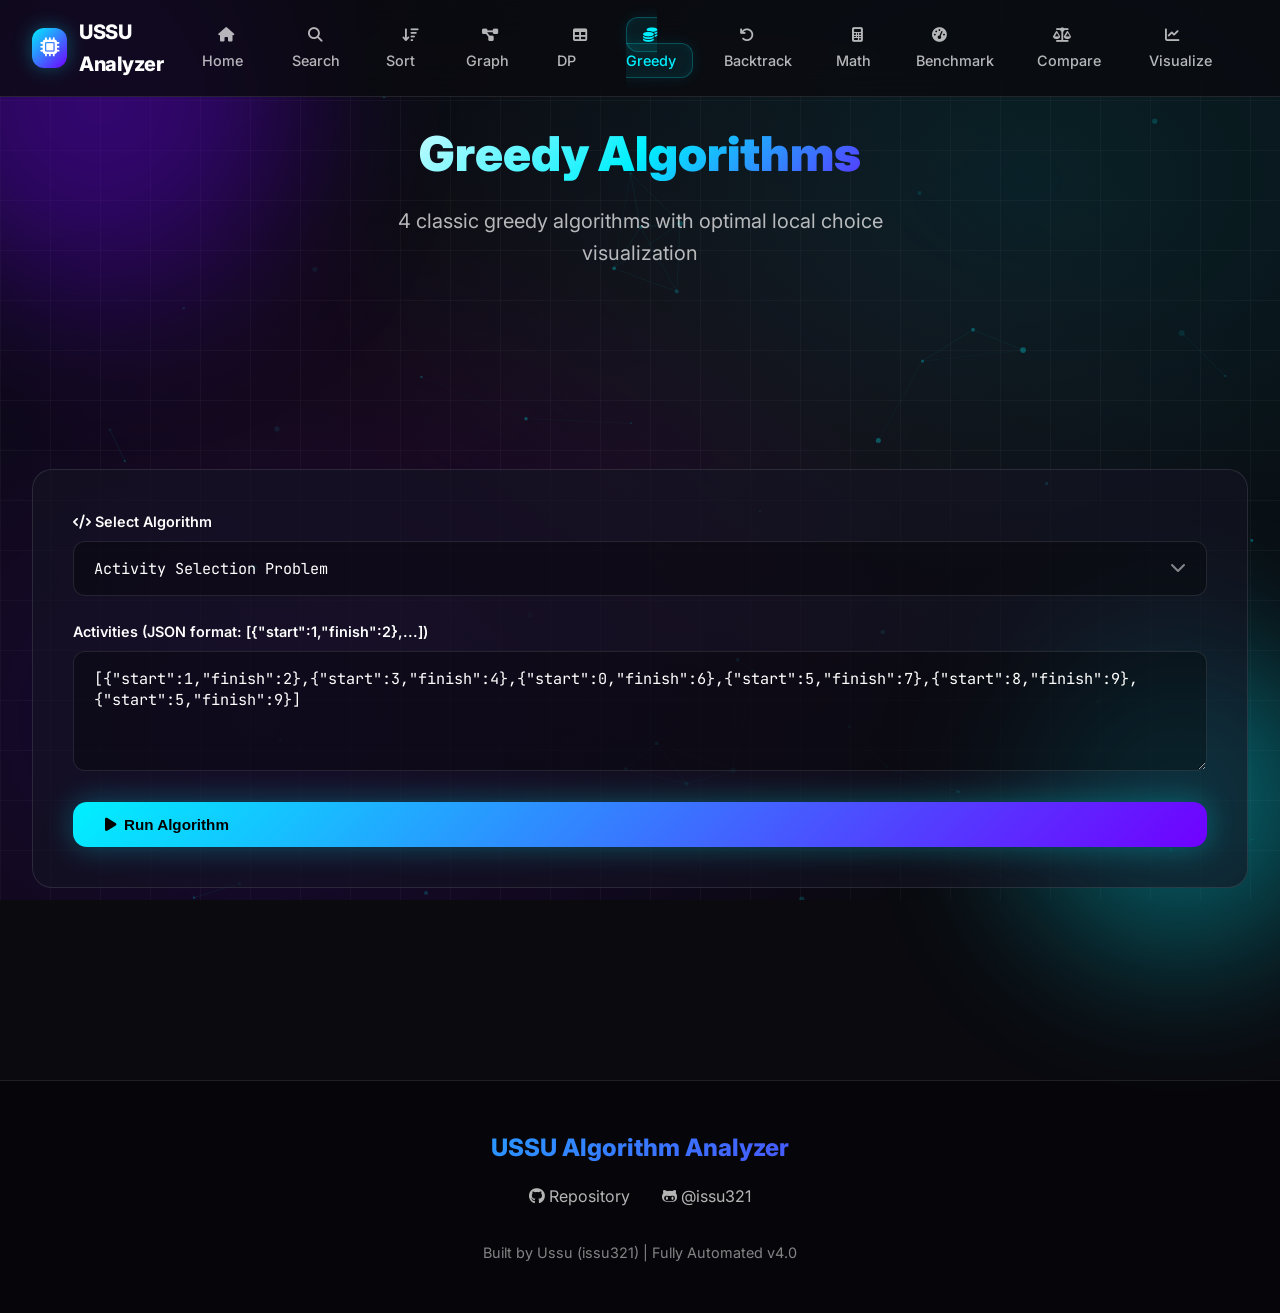
<file: greedy.html>
<!DOCTYPE html>
<html lang="en">
<head>
    <meta charset="UTF-8">
    <meta name="viewport" content="width=device-width, initial-scale=1.0">
    <title>Greedy Algorithms | USSU Analyzer</title>
    <link rel="stylesheet" href="css/style.css">
    <link rel="stylesheet" href="https://cdnjs.cloudflare.com/ajax/libs/font-awesome/6.4.0/css/all.min.css">
</head>
<body>
    <div class="bg-animation"></div>
    <div class="orb orb-1"></div>
    <div class="orb orb-2"></div>
    <canvas id="particles-canvas"></canvas>

    <nav class="navbar">
        <a href="index.html" class="nav-brand">
            <div class="nav-brand-icon"><i class="fas fa-microchip"></i></div>
            <span>USSU Analyzer</span>
        </a>
        <ul class="nav-links">
            <li><a href="index.html"><i class="fas fa-home"></i> Home</a></li>
            <li><a href="search.html"><i class="fas fa-search"></i> Search</a></li>
            <li><a href="sort.html"><i class="fas fa-sort-amount-down"></i> Sort</a></li>
            <li><a href="graph.html"><i class="fas fa-project-diagram"></i> Graph</a></li>
            <li><a href="dp.html"><i class="fas fa-table"></i> DP</a></li>
            <li><a href="greedy.html" class="active"><i class="fas fa-coins"></i> Greedy</a></li>
            <li><a href="backtracking.html"><i class="fas fa-undo"></i> Backtrack</a></li>
            <li><a href="math.html"><i class="fas fa-calculator"></i> Math</a></li>
            <li><a href="benchmark.html"><i class="fas fa-tachometer-alt"></i> Benchmark</a></li>
            <li><a href="compare.html"><i class="fas fa-balance-scale"></i> Compare</a></li>
            <li><a href="visualize.html"><i class="fas fa-chart-line"></i> Visualize</a></li>
        </ul>
    </nav>

    <section class="hero" style="min-height: 40vh; padding-top: 8rem;">
        <div class="hero-content">
            <h1 style="font-size: 3rem;">Greedy Algorithms</h1>
            <p>4 classic greedy algorithms with optimal local choice visualization</p>
        </div>
    </section>

    <section class="section">
        <div class="input-section">
            <div class="input-group">
                <label><i class="fas fa-code"></i> Select Algorithm</label>
                <select id="greedy-algo" class="input-field">
                    <option value="activity">Activity Selection Problem</option>
                    <option value="fractionalKnapsack">Fractional Knapsack</option>
                    <option value="jobSequencing">Job Sequencing with Deadlines</option>
                    <option value="huffman">Huffman Coding</option>
                </select>
            </div>

            <div id="greedy-activity-inputs">
                <div class="input-group">
                    <label>Activities (JSON format: [{"start":1,"finish":2},...])</label>
                    <textarea id="greedy-activities" class="input-field" rows="4">[{"start":1,"finish":2},{"start":3,"finish":4},{"start":0,"finish":6},{"start":5,"finish":7},{"start":8,"finish":9},{"start":5,"finish":9}]</textarea>
                </div>
            </div>

            <div id="greedy-fractionalKnapsack-inputs" style="display: none;">
                <div class="input-group">
                    <label>Items (JSON: [{"weight":10,"value":60},...])</label>
                    <textarea id="greedy-items" class="input-field" rows="4">[{"weight":10,"value":60},{"weight":20,"value":100},{"weight":30,"value":120}]</textarea>
                </div>
                <div class="input-group">
                    <label>Capacity</label>
                    <input type="number" id="greedy-capacity" class="input-field" value="50">
                </div>
            </div>

            <div id="greedy-jobSequencing-inputs" style="display: none;">
                <div class="input-group">
                    <label>Jobs (JSON: [{"id":1,"deadline":4,"profit":20},...])</label>
                    <textarea id="greedy-jobs" class="input-field" rows="4">[{"id":1,"deadline":4,"profit":20},{"id":2,"deadline":1,"profit":10},{"id":3,"deadline":1,"profit":40},{"id":4,"deadline":1,"profit":30}]</textarea>
                </div>
                <div class="input-group">
                    <label>Max Deadline</label>
                    <input type="number" id="greedy-deadline" class="input-field" value="4">
                </div>
            </div>

            <div id="greedy-huffman-inputs" style="display: none;">
                <div class="input-group">
                    <label>Character Frequencies (JSON: {"a":5,"b":9,...})</label>
                    <textarea id="greedy-freq" class="input-field" rows="4">{"a":5,"b":9,"c":12,"d":13,"e":16,"f":45}</textarea>
                </div>
            </div>

            <button id="run-greedy" class="btn btn-primary btn-glow" style="width: 100%;">
                <i class="fas fa-play"></i> Run Algorithm
            </button>
        </div>

        <div id="greedy-results" class="results-section"></div>
    </section>

    <footer class="footer">
        <div class="footer-brand">USSU Algorithm Analyzer</div>
        <div class="footer-links">
            <a href="https://github.com/issu321/Analysis-ADA-Algorithms-Techniques-Python" target="_blank"><i class="fab fa-github"></i> Repository</a>
            <a href="https://github.com/issu321" target="_blank"><i class="fab fa-github-alt"></i> @issu321</a>
        </div>
        <div class="footer-copy">Built by Ussu (issu321) | Fully Automated v4.0</div>
    </footer>

    <script src="js/algorithms.js"></script>
    <script src="js/main.js"></script>
    <script>
        document.getElementById('greedy-algo').addEventListener('change', function() {
            const val = this.value;
            document.querySelectorAll('[id^="greedy-"][id$="-inputs"]').forEach(el => el.style.display = 'none');
            document.getElementById('greedy-' + val + '-inputs').style.display = 'block';
        });
    </script>
</body>
</html>
</file>
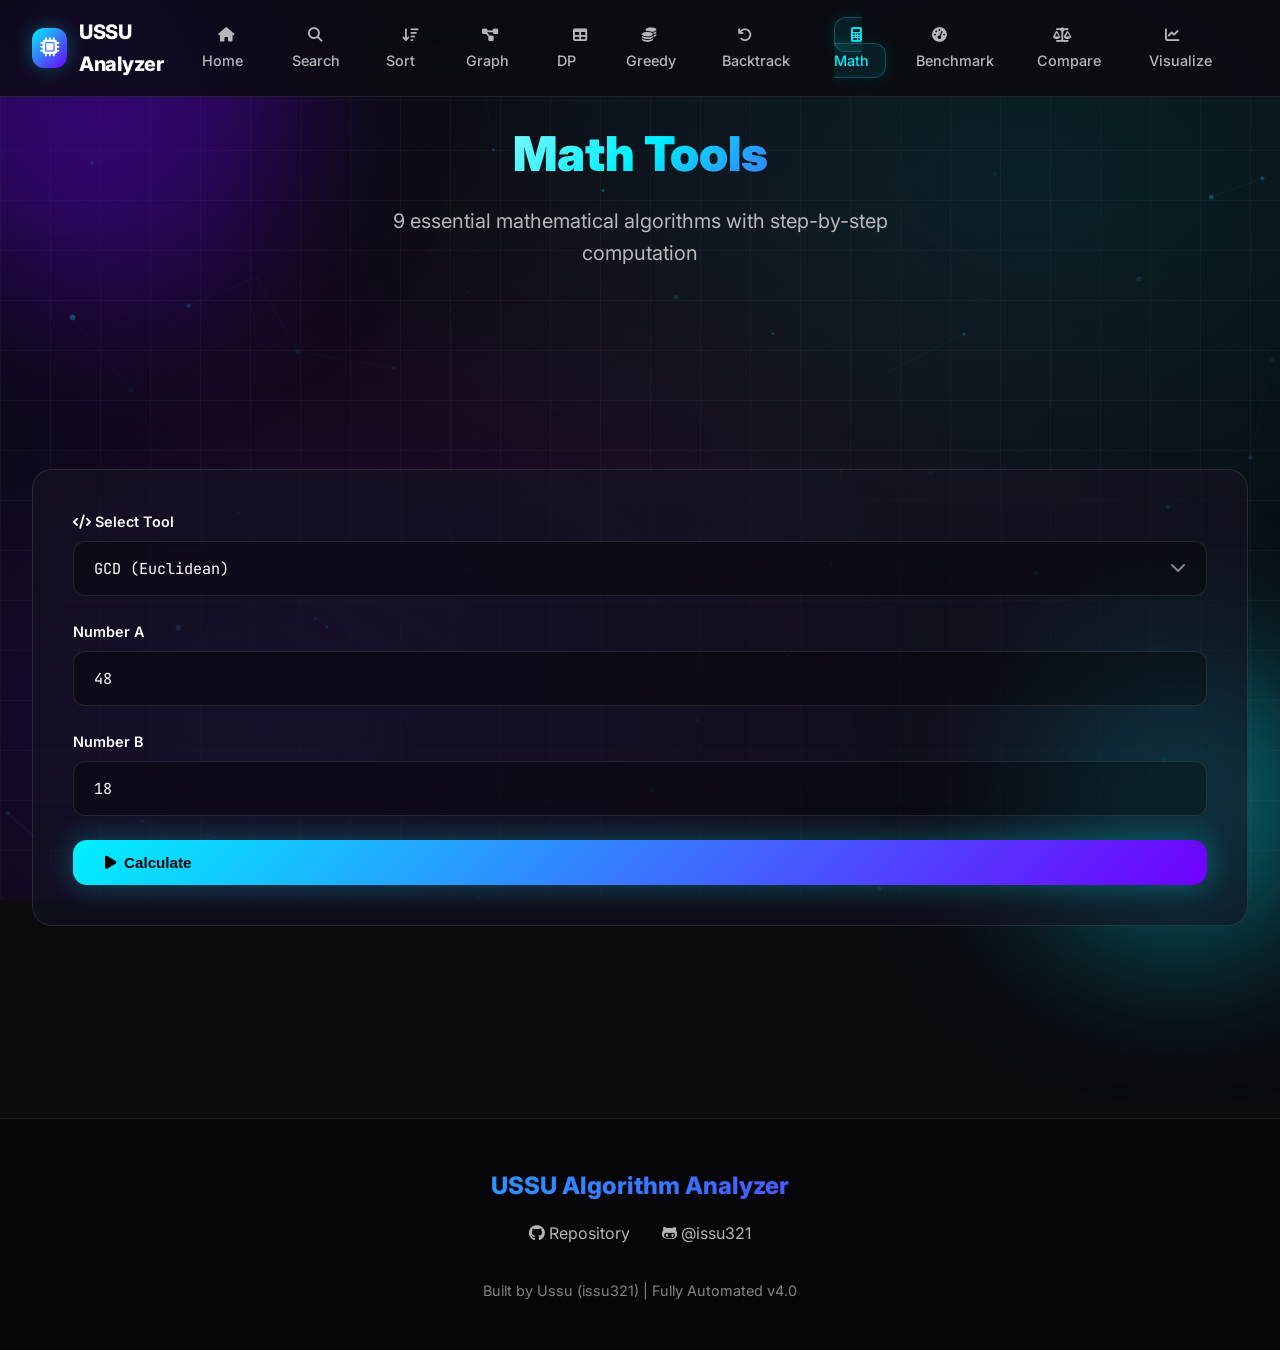
<file: math.html>
<!DOCTYPE html>
<html lang="en">
<head>
    <meta charset="UTF-8">
    <meta name="viewport" content="width=device-width, initial-scale=1.0">
    <title>Math Tools | USSU Analyzer</title>
    <link rel="stylesheet" href="css/style.css">
    <link rel="stylesheet" href="https://cdnjs.cloudflare.com/ajax/libs/font-awesome/6.4.0/css/all.min.css">
</head>
<body>
    <div class="bg-animation"></div>
    <div class="orb orb-1"></div>
    <div class="orb orb-2"></div>
    <canvas id="particles-canvas"></canvas>

    <nav class="navbar">
        <a href="index.html" class="nav-brand">
            <div class="nav-brand-icon"><i class="fas fa-microchip"></i></div>
            <span>USSU Analyzer</span>
        </a>
        <ul class="nav-links">
            <li><a href="index.html"><i class="fas fa-home"></i> Home</a></li>
            <li><a href="search.html"><i class="fas fa-search"></i> Search</a></li>
            <li><a href="sort.html"><i class="fas fa-sort-amount-down"></i> Sort</a></li>
            <li><a href="graph.html"><i class="fas fa-project-diagram"></i> Graph</a></li>
            <li><a href="dp.html"><i class="fas fa-table"></i> DP</a></li>
            <li><a href="greedy.html"><i class="fas fa-coins"></i> Greedy</a></li>
            <li><a href="backtracking.html"><i class="fas fa-undo"></i> Backtrack</a></li>
            <li><a href="math.html" class="active"><i class="fas fa-calculator"></i> Math</a></li>
            <li><a href="benchmark.html"><i class="fas fa-tachometer-alt"></i> Benchmark</a></li>
            <li><a href="compare.html"><i class="fas fa-balance-scale"></i> Compare</a></li>
            <li><a href="visualize.html"><i class="fas fa-chart-line"></i> Visualize</a></li>
        </ul>
    </nav>

    <section class="hero" style="min-height: 40vh; padding-top: 8rem;">
        <div class="hero-content">
            <h1 style="font-size: 3rem;">Math Tools</h1>
            <p>9 essential mathematical algorithms with step-by-step computation</p>
        </div>
    </section>

    <section class="section">
        <div class="input-section">
            <div class="input-group">
                <label><i class="fas fa-code"></i> Select Tool</label>
                <select id="math-algo" class="input-field">
                    <option value="gcd">GCD (Euclidean)</option>
                    <option value="lcm">LCM</option>
                    <option value="isPrime">Prime Check</option>
                    <option value="sieve">Sieve of Eratosthenes</option>
                    <option value="factorial">Factorial</option>
                    <option value="power">Fast Power (Binary Exponentiation)</option>
                    <option value="modInverse">Modular Multiplicative Inverse</option>
                    <option value="ncr">N Choose R (Combinations)</option>
                    <option value="fib">Fibonacci Number</option>
                </select>
            </div>

            <div id="math-gcd-inputs">
                <div class="input-group">
                    <label>Number A</label>
                    <input type="number" id="math-a" class="input-field" value="48">
                </div>
                <div class="input-group">
                    <label>Number B</label>
                    <input type="number" id="math-b" class="input-field" value="18">
                </div>
            </div>

            <div id="math-lcm-inputs" style="display: none;">
                <div class="input-group">
                    <label>Number A</label>
                    <input type="number" id="math-a-lcm" class="input-field" value="12">
                </div>
                <div class="input-group">
                    <label>Number B</label>
                    <input type="number" id="math-b-lcm" class="input-field" value="18">
                </div>
            </div>

            <div id="math-isPrime-inputs" style="display: none;">
                <div class="input-group">
                    <label>Number</label>
                    <input type="number" id="math-n-prime" class="input-field" value="97">
                </div>
            </div>

            <div id="math-sieve-inputs" style="display: none;">
                <div class="input-group">
                    <label>Upper Limit</label>
                    <input type="number" id="math-n-sieve" class="input-field" value="50">
                </div>
            </div>

            <div id="math-factorial-inputs" style="display: none;">
                <div class="input-group">
                    <label>Number</label>
                    <input type="number" id="math-n-fact" class="input-field" value="10">
                </div>
            </div>

            <div id="math-power-inputs" style="display: none;">
                <div class="input-group">
                    <label>Base</label>
                    <input type="number" id="math-base" class="input-field" value="2">
                </div>
                <div class="input-group">
                    <label>Exponent</label>
                    <input type="number" id="math-exp" class="input-field" value="10">
                </div>
            </div>

            <div id="math-modInverse-inputs" style="display: none;">
                <div class="input-group">
                    <label>Number A</label>
                    <input type="number" id="math-a-mod" class="input-field" value="3">
                </div>
                <div class="input-group">
                    <label>Modulus M</label>
                    <input type="number" id="math-m" class="input-field" value="11">
                </div>
            </div>

            <div id="math-ncr-inputs" style="display: none;">
                <div class="input-group">
                    <label>N</label>
                    <input type="number" id="math-n-ncr" class="input-field" value="5">
                </div>
                <div class="input-group">
                    <label>R</label>
                    <input type="number" id="math-r" class="input-field" value="3">
                </div>
            </div>

            <div id="math-fib-inputs" style="display: none;">
                <div class="input-group">
                    <label>N</label>
                    <input type="number" id="math-n-fib" class="input-field" value="10">
                </div>
            </div>

            <button id="run-math" class="btn btn-primary btn-glow" style="width: 100%;">
                <i class="fas fa-play"></i> Calculate
            </button>
        </div>

        <div id="math-results" class="results-section"></div>
    </section>

    <footer class="footer">
        <div class="footer-brand">USSU Algorithm Analyzer</div>
        <div class="footer-links">
            <a href="https://github.com/issu321/Analysis-ADA-Algorithms-Techniques-Python" target="_blank"><i class="fab fa-github"></i> Repository</a>
            <a href="https://github.com/issu321" target="_blank"><i class="fab fa-github-alt"></i> @issu321</a>
        </div>
        <div class="footer-copy">Built by Ussu (issu321) | Fully Automated v4.0</div>
    </footer>

    <script src="js/algorithms.js"></script>
    <script src="js/main.js"></script>
    <script>
        document.getElementById('math-algo').addEventListener('change', function() {
            const val = this.value;
            document.querySelectorAll('[id^="math-"][id$="-inputs"]').forEach(el => el.style.display = 'none');
            document.getElementById('math-' + val + '-inputs').style.display = 'block';
        });
    </script>
</body>
</html>
</file>
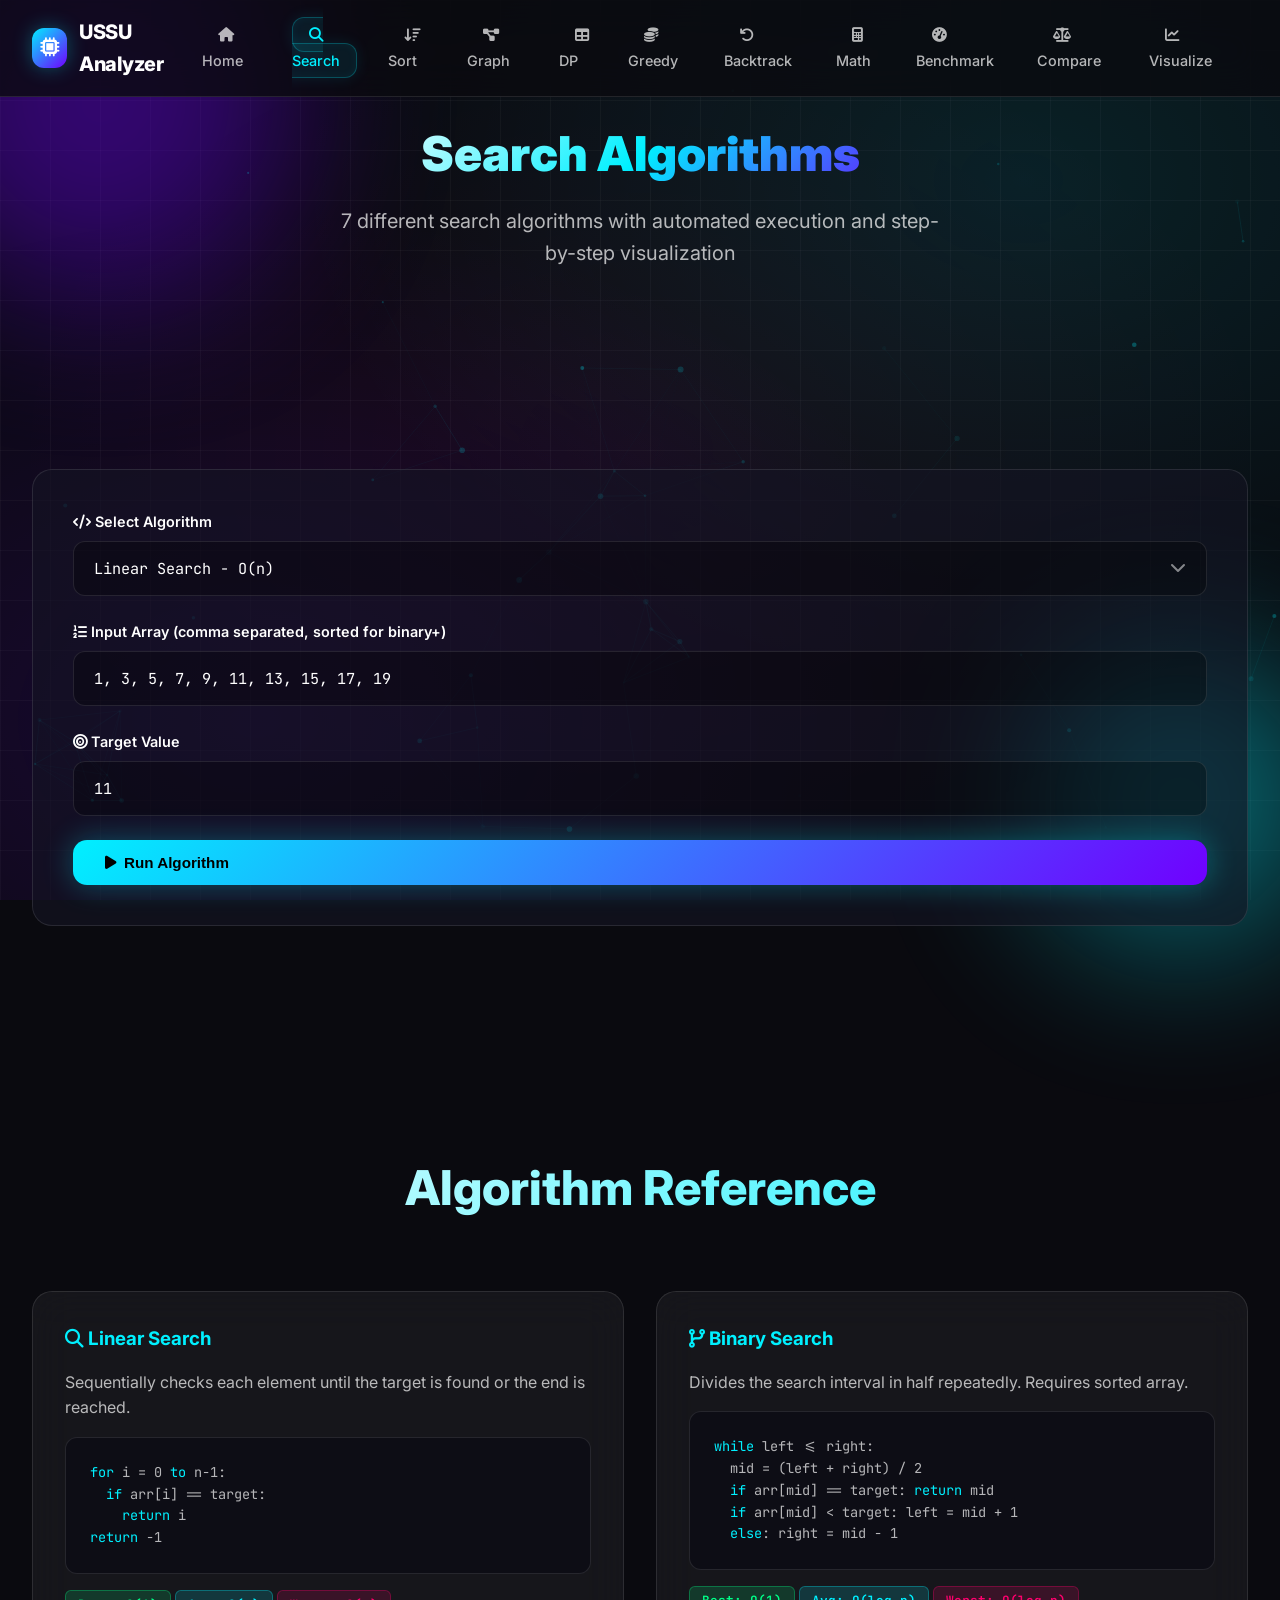
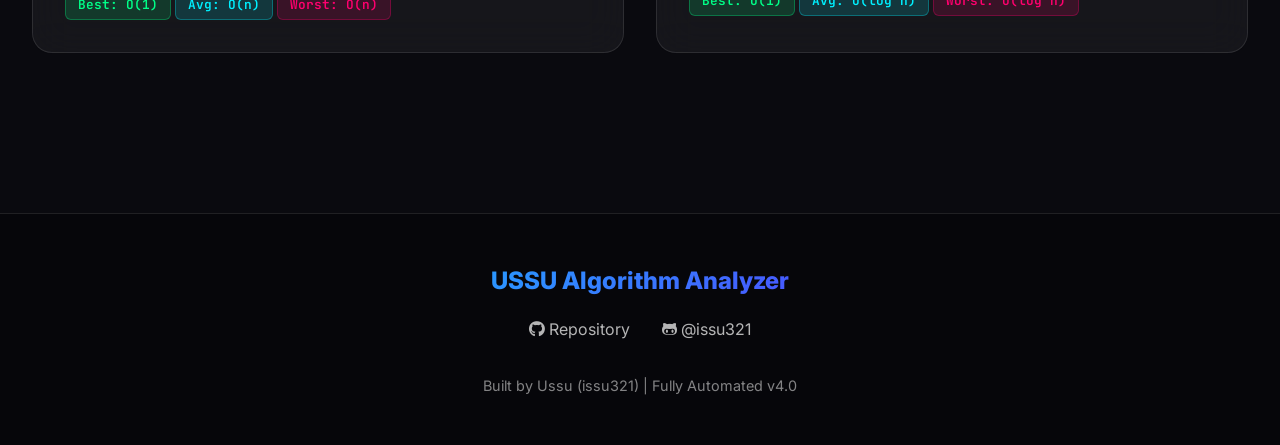
<file: search.html>
<!DOCTYPE html>
<html lang="en">
<head>
    <meta charset="UTF-8">
    <meta name="viewport" content="width=device-width, initial-scale=1.0">
    <title>Search Algorithms | USSU Analyzer</title>
    <link rel="stylesheet" href="css/style.css">
    <link rel="stylesheet" href="https://cdnjs.cloudflare.com/ajax/libs/font-awesome/6.4.0/css/all.min.css">
</head>
<body>
    <div class="bg-animation"></div>
    <div class="orb orb-1"></div>
    <div class="orb orb-2"></div>
    <canvas id="particles-canvas"></canvas>

    <nav class="navbar">
        <a href="index.html" class="nav-brand">
            <div class="nav-brand-icon"><i class="fas fa-microchip"></i></div>
            <span>USSU Analyzer</span>
        </a>
        <ul class="nav-links">
            <li><a href="index.html"><i class="fas fa-home"></i> Home</a></li>
            <li><a href="search.html" class="active"><i class="fas fa-search"></i> Search</a></li>
            <li><a href="sort.html"><i class="fas fa-sort-amount-down"></i> Sort</a></li>
            <li><a href="graph.html"><i class="fas fa-project-diagram"></i> Graph</a></li>
            <li><a href="dp.html"><i class="fas fa-table"></i> DP</a></li>
            <li><a href="greedy.html"><i class="fas fa-coins"></i> Greedy</a></li>
            <li><a href="backtracking.html"><i class="fas fa-undo"></i> Backtrack</a></li>
            <li><a href="math.html"><i class="fas fa-calculator"></i> Math</a></li>
            <li><a href="benchmark.html"><i class="fas fa-tachometer-alt"></i> Benchmark</a></li>
            <li><a href="compare.html"><i class="fas fa-balance-scale"></i> Compare</a></li>
            <li><a href="visualize.html"><i class="fas fa-chart-line"></i> Visualize</a></li>
        </ul>
    </nav>

    <section class="hero" style="min-height: 40vh; padding-top: 8rem;">
        <div class="hero-content">
            <h1 style="font-size: 3rem;">Search Algorithms</h1>
            <p>7 different search algorithms with automated execution and step-by-step visualization</p>
        </div>
    </section>

    <section class="section">
        <div class="input-section">
            <div class="input-group">
                <label><i class="fas fa-code"></i> Select Algorithm</label>
                <select id="search-algo" class="input-field">
                    <option value="linear">Linear Search - O(n)</option>
                    <option value="binary">Binary Search - O(log n)</option>
                    <option value="jump">Jump Search - O(√n)</option>
                    <option value="interpolation">Interpolation Search - O(log log n)</option>
                    <option value="exponential">Exponential Search - O(log n)</option>
                    <option value="ternary">Ternary Search - O(log₃ n)</option>
                    <option value="fibonacci">Fibonacci Search - O(log n)</option>
                </select>
            </div>
            <div class="input-group">
                <label><i class="fas fa-list-ol"></i> Input Array (comma separated, sorted for binary+)</label>
                <input type="text" id="search-array" class="input-field" placeholder="1, 3, 5, 7, 9, 11, 13, 15, 17, 19" value="1, 3, 5, 7, 9, 11, 13, 15, 17, 19">
            </div>
            <div class="input-group">
                <label><i class="fas fa-bullseye"></i> Target Value</label>
                <input type="number" id="search-target" class="input-field" placeholder="11" value="11">
            </div>
            <button id="run-search" class="btn btn-primary btn-glow" style="width: 100%;">
                <i class="fas fa-play"></i> Run Algorithm
            </button>
        </div>

        <div id="search-results" class="results-section"></div>
        <div id="search-viz" style="margin-top: 2rem;"></div>
    </section>

    <section class="section">
        <div class="section-header">
            <h2>Algorithm Reference</h2>
        </div>
        <div class="grid-2">
            <div class="glass-card">
                <h3 style="color: var(--primary); margin-bottom: 1rem;"><i class="fas fa-search"></i> Linear Search</h3>
                <p style="color: var(--text-secondary); margin-bottom: 1rem;">Sequentially checks each element until the target is found or the end is reached.</p>
                <div class="code-block">
                    <span class="keyword">for</span> i = 0 <span class="keyword">to</span> n-1:<br>
                    &nbsp;&nbsp;<span class="keyword">if</span> arr[i] == target:<br>
                    &nbsp;&nbsp;&nbsp;&nbsp;<span class="keyword">return</span> i<br>
                    <span class="keyword">return</span> -1
                </div>
                <div style="margin-top: 1rem;">
                    <span class="complexity-badge complexity-best">Best: O(1)</span>
                    <span class="complexity-badge complexity-avg">Avg: O(n)</span>
                    <span class="complexity-badge complexity-worst">Worst: O(n)</span>
                </div>
            </div>
            <div class="glass-card">
                <h3 style="color: var(--primary); margin-bottom: 1rem;"><i class="fas fa-code-branch"></i> Binary Search</h3>
                <p style="color: var(--text-secondary); margin-bottom: 1rem;">Divides the search interval in half repeatedly. Requires sorted array.</p>
                <div class="code-block">
                    <span class="keyword">while</span> left <= right:<br>
                    &nbsp;&nbsp;mid = (left + right) / 2<br>
                    &nbsp;&nbsp;<span class="keyword">if</span> arr[mid] == target: <span class="keyword">return</span> mid<br>
                    &nbsp;&nbsp;<span class="keyword">if</span> arr[mid] < target: left = mid + 1<br>
                    &nbsp;&nbsp;<span class="keyword">else</span>: right = mid - 1
                </div>
                <div style="margin-top: 1rem;">
                    <span class="complexity-badge complexity-best">Best: O(1)</span>
                    <span class="complexity-badge complexity-avg">Avg: O(log n)</span>
                    <span class="complexity-badge complexity-worst">Worst: O(log n)</span>
                </div>
            </div>
        </div>
    </section>

    <footer class="footer">
        <div class="footer-brand">USSU Algorithm Analyzer</div>
        <div class="footer-links">
            <a href="https://github.com/issu321/Analysis-ADA-Algorithms-Techniques-Python" target="_blank"><i class="fab fa-github"></i> Repository</a>
            <a href="https://github.com/issu321" target="_blank"><i class="fab fa-github-alt"></i> @issu321</a>
        </div>
        <div class="footer-copy">Built by Ussu (issu321) | Fully Automated v4.0</div>
    </footer>

    <script src="js/algorithms.js"></script>
    <script src="js/main.js"></script>
</body>
</html>
</file>
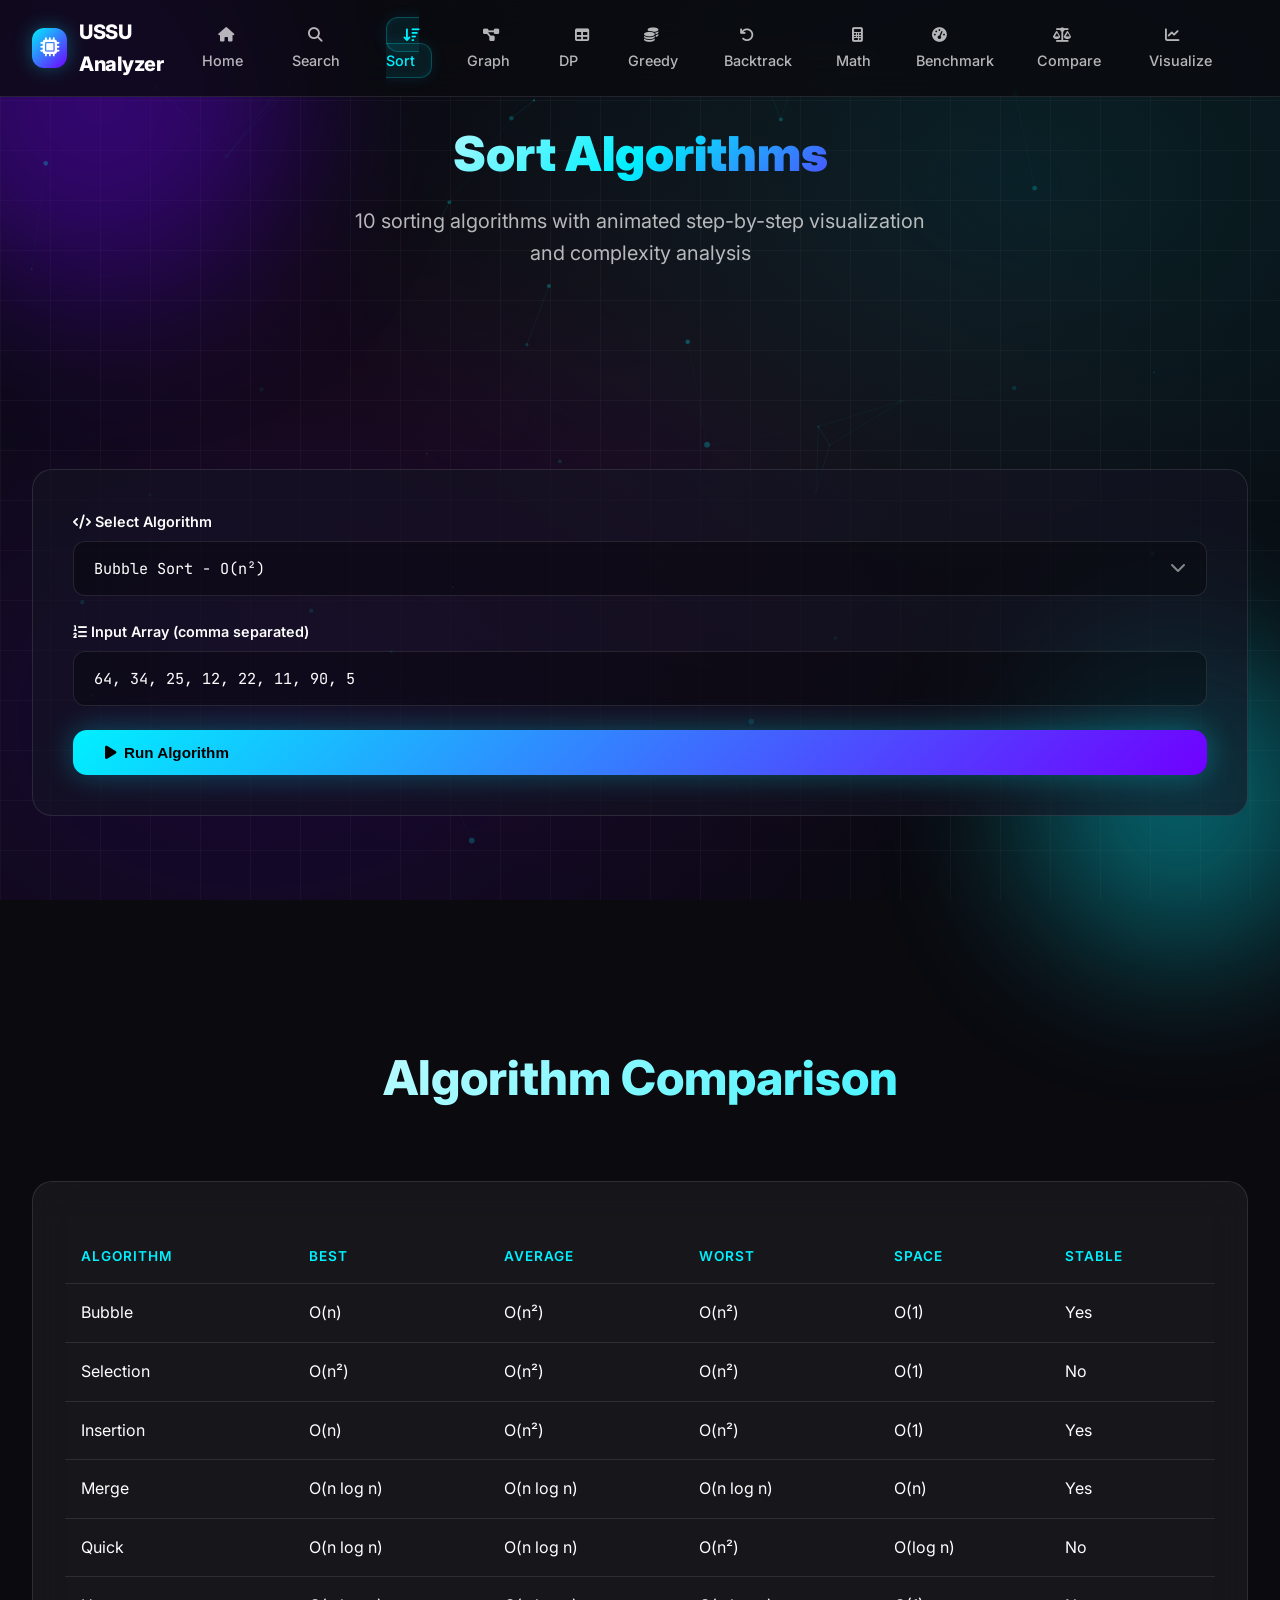
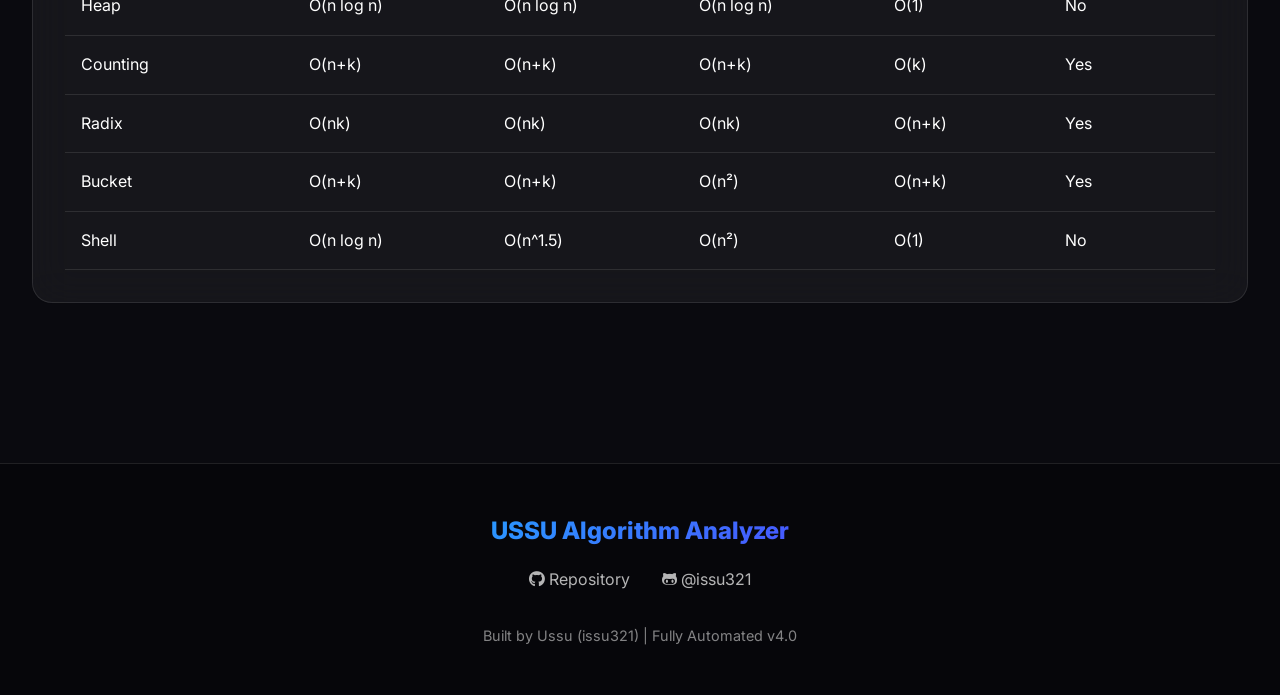
<file: sort.html>
<!DOCTYPE html>
<html lang="en">
<head>
    <meta charset="UTF-8">
    <meta name="viewport" content="width=device-width, initial-scale=1.0">
    <title>Sort Algorithms | USSU Analyzer</title>
    <link rel="stylesheet" href="css/style.css">
    <link rel="stylesheet" href="https://cdnjs.cloudflare.com/ajax/libs/font-awesome/6.4.0/css/all.min.css">
</head>
<body>
    <div class="bg-animation"></div>
    <div class="orb orb-1"></div>
    <div class="orb orb-2"></div>
    <canvas id="particles-canvas"></canvas>

    <nav class="navbar">
        <a href="index.html" class="nav-brand">
            <div class="nav-brand-icon"><i class="fas fa-microchip"></i></div>
            <span>USSU Analyzer</span>
        </a>
        <ul class="nav-links">
            <li><a href="index.html"><i class="fas fa-home"></i> Home</a></li>
            <li><a href="search.html"><i class="fas fa-search"></i> Search</a></li>
            <li><a href="sort.html" class="active"><i class="fas fa-sort-amount-down"></i> Sort</a></li>
            <li><a href="graph.html"><i class="fas fa-project-diagram"></i> Graph</a></li>
            <li><a href="dp.html"><i class="fas fa-table"></i> DP</a></li>
            <li><a href="greedy.html"><i class="fas fa-coins"></i> Greedy</a></li>
            <li><a href="backtracking.html"><i class="fas fa-undo"></i> Backtrack</a></li>
            <li><a href="math.html"><i class="fas fa-calculator"></i> Math</a></li>
            <li><a href="benchmark.html"><i class="fas fa-tachometer-alt"></i> Benchmark</a></li>
            <li><a href="compare.html"><i class="fas fa-balance-scale"></i> Compare</a></li>
            <li><a href="visualize.html"><i class="fas fa-chart-line"></i> Visualize</a></li>
        </ul>
    </nav>

    <section class="hero" style="min-height: 40vh; padding-top: 8rem;">
        <div class="hero-content">
            <h1 style="font-size: 3rem;">Sort Algorithms</h1>
            <p>10 sorting algorithms with animated step-by-step visualization and complexity analysis</p>
        </div>
    </section>

    <section class="section">
        <div class="input-section">
            <div class="input-group">
                <label><i class="fas fa-code"></i> Select Algorithm</label>
                <select id="sort-algo" class="input-field">
                    <option value="bubble">Bubble Sort - O(n²)</option>
                    <option value="selection">Selection Sort - O(n²)</option>
                    <option value="insertion">Insertion Sort - O(n²)</option>
                    <option value="merge">Merge Sort - O(n log n)</option>
                    <option value="quick">Quick Sort - O(n log n)</option>
                    <option value="heap">Heap Sort - O(n log n)</option>
                    <option value="counting">Counting Sort - O(n+k)</option>
                    <option value="radix">Radix Sort - O(nk)</option>
                    <option value="bucket">Bucket Sort - O(n+k)</option>
                    <option value="shell">Shell Sort - O(n^1.5)</option>
                </select>
            </div>
            <div class="input-group">
                <label><i class="fas fa-list-ol"></i> Input Array (comma separated)</label>
                <input type="text" id="sort-array" class="input-field" placeholder="64, 34, 25, 12, 22, 11, 90, 5" value="64, 34, 25, 12, 22, 11, 90, 5">
            </div>
            <button id="run-sort" class="btn btn-primary btn-glow" style="width: 100%;">
                <i class="fas fa-play"></i> Run Algorithm
            </button>
        </div>

        <div id="sort-results" class="results-section"></div>
        <div id="sort-viz" style="margin-top: 2rem;"></div>
    </section>

    <section class="section">
        <div class="section-header">
            <h2>Algorithm Comparison</h2>
        </div>
        <div class="glass-card" style="overflow-x: auto;">
            <table class="data-table">
                <thead>
                    <tr>
                        <th>Algorithm</th>
                        <th>Best</th>
                        <th>Average</th>
                        <th>Worst</th>
                        <th>Space</th>
                        <th>Stable</th>
                    </tr>
                </thead>
                <tbody>
                    <tr><td>Bubble</td><td>O(n)</td><td>O(n²)</td><td>O(n²)</td><td>O(1)</td><td>Yes</td></tr>
                    <tr><td>Selection</td><td>O(n²)</td><td>O(n²)</td><td>O(n²)</td><td>O(1)</td><td>No</td></tr>
                    <tr><td>Insertion</td><td>O(n)</td><td>O(n²)</td><td>O(n²)</td><td>O(1)</td><td>Yes</td></tr>
                    <tr><td>Merge</td><td>O(n log n)</td><td>O(n log n)</td><td>O(n log n)</td><td>O(n)</td><td>Yes</td></tr>
                    <tr><td>Quick</td><td>O(n log n)</td><td>O(n log n)</td><td>O(n²)</td><td>O(log n)</td><td>No</td></tr>
                    <tr><td>Heap</td><td>O(n log n)</td><td>O(n log n)</td><td>O(n log n)</td><td>O(1)</td><td>No</td></tr>
                    <tr><td>Counting</td><td>O(n+k)</td><td>O(n+k)</td><td>O(n+k)</td><td>O(k)</td><td>Yes</td></tr>
                    <tr><td>Radix</td><td>O(nk)</td><td>O(nk)</td><td>O(nk)</td><td>O(n+k)</td><td>Yes</td></tr>
                    <tr><td>Bucket</td><td>O(n+k)</td><td>O(n+k)</td><td>O(n²)</td><td>O(n+k)</td><td>Yes</td></tr>
                    <tr><td>Shell</td><td>O(n log n)</td><td>O(n^1.5)</td><td>O(n²)</td><td>O(1)</td><td>No</td></tr>
                </tbody>
            </table>
        </div>
    </section>

    <footer class="footer">
        <div class="footer-brand">USSU Algorithm Analyzer</div>
        <div class="footer-links">
            <a href="https://github.com/issu321/Analysis-ADA-Algorithms-Techniques-Python" target="_blank"><i class="fab fa-github"></i> Repository</a>
            <a href="https://github.com/issu321" target="_blank"><i class="fab fa-github-alt"></i> @issu321</a>
        </div>
        <div class="footer-copy">Built by Ussu (issu321) | Fully Automated v4.0</div>
    </footer>

    <script src="js/algorithms.js"></script>
    <script src="js/main.js"></script>
</body>
</html>
</file>
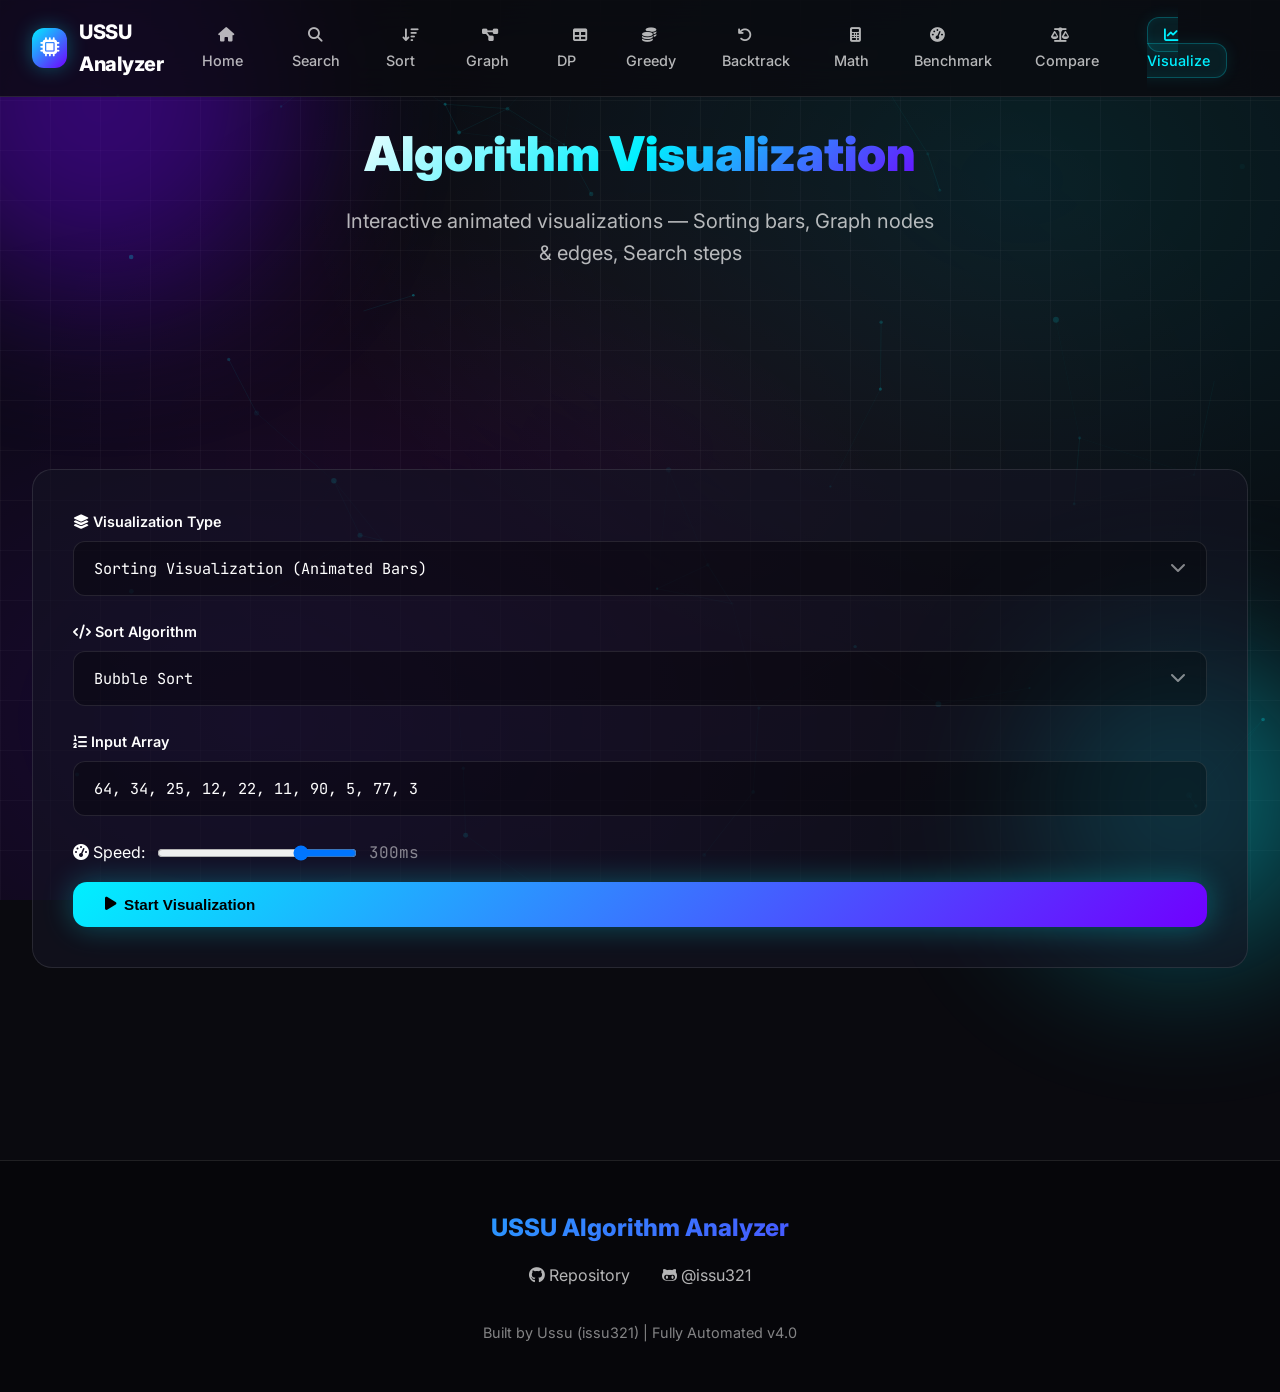
<file: visualize.html>
<!DOCTYPE html>
<html lang="en">
<head>
    <meta charset="UTF-8">
    <meta name="viewport" content="width=device-width, initial-scale=1.0">
    <title>Visualize | USSU Analyzer</title>
    <link rel="stylesheet" href="css/style.css">
    <link rel="stylesheet" href="https://cdnjs.cloudflare.com/ajax/libs/font-awesome/6.4.0/css/all.min.css">
    <style>
        .graph-canvas-container {
            position: relative;
            width: 100%;
            height: 500px;
            background: rgba(0, 0, 0, 0.4);
            border: 1px solid var(--glass-border);
            border-radius: var(--radius);
            overflow: hidden;
        }
        #graph-canvas {
            width: 100%;
            height: 100%;
        }
        .graph-controls {
            display: flex;
            gap: 1rem;
            margin-bottom: 1rem;
            flex-wrap: wrap;
        }
        .graph-legend {
            display: flex;
            gap: 1.5rem;
            margin-top: 1rem;
            font-size: 0.85rem;
            flex-wrap: wrap;
        }
        .legend-item {
            display: flex;
            align-items: center;
            gap: 0.5rem;
        }
        .legend-dot {
            width: 12px;
            height: 12px;
            border-radius: 50%;
        }
        .step-info {
            background: rgba(0, 0, 0, 0.5);
            border: 1px solid var(--glass-border);
            border-radius: 12px;
            padding: 1rem;
            margin-top: 1rem;
            font-family: 'JetBrains Mono', monospace;
            font-size: 0.9rem;
            min-height: 60px;
        }
        .viz-buttons {
            display: flex;
            gap: 0.75rem;
            margin-top: 1rem;
        }
        .viz-btn {
            padding: 0.6rem 1.2rem;
            border-radius: 10px;
            border: 1px solid var(--glass-border);
            background: var(--glass);
            color: var(--text-primary);
            cursor: pointer;
            font-family: 'Inter', sans-serif;
            font-weight: 600;
            transition: var(--transition);
        }
        .viz-btn:hover {
            border-color: var(--primary);
            background: rgba(0, 240, 255, 0.1);
        }
        .viz-btn:disabled {
            opacity: 0.4;
            cursor: not-allowed;
        }
        .speed-control {
            display: flex;
            align-items: center;
            gap: 0.75rem;
            margin-top: 1rem;
        }
        .speed-control input[type="range"] {
            flex: 1;
            max-width: 200px;
        }
        .edge-input-row {
            display: grid;
            grid-template-columns: 1fr 1fr 1fr auto;
            gap: 0.5rem;
            margin-bottom: 0.5rem;
            align-items: center;
        }
        .edge-input-row input {
            padding: 0.6rem;
            background: rgba(0,0,0,0.3);
            border: 1px solid var(--glass-border);
            border-radius: 8px;
            color: var(--text-primary);
            font-family: 'JetBrains Mono', monospace;
        }
        .edge-input-row button {
            padding: 0.6rem 0.8rem;
            background: rgba(255,0,110,0.2);
            border: 1px solid rgba(255,0,110,0.3);
            border-radius: 8px;
            color: var(--accent);
            cursor: pointer;
        }
        .preset-graphs {
            display: flex;
            gap: 0.5rem;
            flex-wrap: wrap;
            margin-bottom: 1rem;
        }
        .preset-btn {
            padding: 0.4rem 0.8rem;
            font-size: 0.8rem;
            background: var(--glass);
            border: 1px solid var(--glass-border);
            border-radius: 8px;
            color: var(--text-secondary);
            cursor: pointer;
            transition: var(--transition);
        }
        .preset-btn:hover {
            border-color: var(--primary);
            color: var(--primary);
        }
    </style>
</head>
<body>
    <div class="bg-animation"></div>
    <div class="orb orb-1"></div>
    <div class="orb orb-2"></div>
    <canvas id="particles-canvas"></canvas>

    <nav class="navbar">
        <a href="index.html" class="nav-brand">
            <div class="nav-brand-icon"><i class="fas fa-microchip"></i></div>
            <span>USSU Analyzer</span>
        </a>
        <ul class="nav-links">
            <li><a href="index.html"><i class="fas fa-home"></i> Home</a></li>
            <li><a href="search.html"><i class="fas fa-search"></i> Search</a></li>
            <li><a href="sort.html"><i class="fas fa-sort-amount-down"></i> Sort</a></li>
            <li><a href="graph.html"><i class="fas fa-project-diagram"></i> Graph</a></li>
            <li><a href="dp.html"><i class="fas fa-table"></i> DP</a></li>
            <li><a href="greedy.html"><i class="fas fa-coins"></i> Greedy</a></li>
            <li><a href="backtracking.html"><i class="fas fa-undo"></i> Backtrack</a></li>
            <li><a href="math.html"><i class="fas fa-calculator"></i> Math</a></li>
            <li><a href="benchmark.html"><i class="fas fa-tachometer-alt"></i> Benchmark</a></li>
            <li><a href="compare.html"><i class="fas fa-balance-scale"></i> Compare</a></li>
            <li><a href="visualize.html" class="active"><i class="fas fa-chart-line"></i> Visualize</a></li>
        </ul>
    </nav>

    <section class="hero" style="min-height: 30vh; padding-top: 8rem;">
        <div class="hero-content">
            <h1 style="font-size: 3rem;">Algorithm Visualization</h1>
            <p>Interactive animated visualizations — Sorting bars, Graph nodes & edges, Search steps</p>
        </div>
    </section>

    <section class="section">
        <div class="input-section">
            <div class="input-group">
                <label><i class="fas fa-layer-group"></i> Visualization Type</label>
                <select id="viz-type" class="input-field">
                    <option value="sort">Sorting Visualization (Animated Bars)</option>
                    <option value="search">Search Visualization (Array Steps)</option>
                    <option value="graph">Graph Visualization (Nodes & Edges)</option>
                </select>
            </div>

            <!-- SORT INPUTS -->
            <div id="viz-sort-inputs">
                <div class="input-group">
                    <label><i class="fas fa-code"></i> Sort Algorithm</label>
                    <select id="viz-sort-algo" class="input-field">
                        <option value="bubble">Bubble Sort</option>
                        <option value="selection">Selection Sort</option>
                        <option value="insertion">Insertion Sort</option>
                        <option value="merge">Merge Sort</option>
                        <option value="quick">Quick Sort</option>
                        <option value="heap">Heap Sort</option>
                        <option value="shell">Shell Sort</option>
                    </select>
                </div>
                <div class="input-group">
                    <label><i class="fas fa-list-ol"></i> Input Array</label>
                    <input type="text" id="viz-sort-array" class="input-field" value="64, 34, 25, 12, 22, 11, 90, 5, 77, 3">
                </div>
            </div>

            <!-- SEARCH INPUTS -->
            <div id="viz-search-inputs" style="display: none;">
                <div class="input-group">
                    <label><i class="fas fa-code"></i> Search Algorithm</label>
                    <select id="viz-search-algo" class="input-field">
                        <option value="linear">Linear Search</option>
                        <option value="binary">Binary Search</option>
                        <option value="jump">Jump Search</option>
                        <option value="ternary">Ternary Search</option>
                    </select>
                </div>
                <div class="input-group">
                    <label><i class="fas fa-list-ol"></i> Sorted Array</label>
                    <input type="text" id="viz-search-array" class="input-field" value="3, 5, 11, 12, 22, 25, 34, 64, 77, 90">
                </div>
                <div class="input-group">
                    <label><i class="fas fa-bullseye"></i> Target Value</label>
                    <input type="number" id="viz-search-target" class="input-field" value="22">
                </div>
            </div>

            <!-- GRAPH INPUTS -->
            <div id="viz-graph-inputs" style="display: none;">
                <div class="input-group">
                    <label><i class="fas fa-code"></i> Graph Algorithm</label>
                    <select id="viz-graph-algo" class="input-field">
                        <option value="bfs">Breadth First Search (BFS)</option>
                        <option value="dfs">Depth First Search (DFS)</option>
                        <option value="dijkstra">Dijkstra Shortest Path</option>
                        <option value="prim">Prim's MST</option>
                        <option value="kruskal">Kruskal's MST</option>
                    </select>
                </div>
                <div class="input-group">
                    <label><i class="fas fa-project-diagram"></i> Graph Type</label>
                    <select id="viz-graph-type" class="input-field">
                        <option value="undirected">Undirected Graph</option>
                        <option value="directed">Directed Graph</option>
                    </select>
                </div>
                <div class="input-group">
                    <label><i class="fas fa-play-circle"></i> Start Node</label>
                    <input type="number" id="viz-graph-start" class="input-field" value="0" min="0">
                </div>
                <div class="input-group">
                    <label><i class="fas fa-cube"></i> Number of Vertices</label>
                    <input type="number" id="viz-graph-vertices" class="input-field" value="5" min="2" max="15">
                </div>
                <div class="input-group">
                    <label><i class="fas fa-link"></i> Edges (from → to : weight)</label>
                    <div class="preset-graphs">
                        <button class="preset-btn" onclick="loadPreset('triangle')">Triangle</button>
                        <button class="preset-btn" onclick="loadPreset('square')">Square</button>
                        <button class="preset-btn" onclick="loadPreset('star')">Star</button>
                        <button class="preset-btn" onclick="loadPreset('tree')">Tree</button>
                        <button class="preset-btn" onclick="loadPreset('complete')">Complete</button>
                        <button class="preset-btn" onclick="loadPreset('line')">Line</button>
                        <button class="preset-btn" onclick="loadPreset('random')">Random</button>
                    </div>
                    <div id="edge-list">
                        <div class="edge-input-row">
                            <input type="number" placeholder="From" class="edge-from" value="0">
                            <input type="number" placeholder="To" class="edge-to" value="1">
                            <input type="number" placeholder="Weight" class="edge-weight" value="4">
                            <button onclick="removeEdgeRow(this)"><i class="fas fa-trash"></i></button>
                        </div>
                        <div class="edge-input-row">
                            <input type="number" placeholder="From" class="edge-from" value="0">
                            <input type="number" placeholder="To" class="edge-to" value="2">
                            <input type="number" placeholder="Weight" class="edge-weight" value="1">
                            <button onclick="removeEdgeRow(this)"><i class="fas fa-trash"></i></button>
                        </div>
                        <div class="edge-input-row">
                            <input type="number" placeholder="From" class="edge-from" value="1">
                            <input type="number" placeholder="To" class="edge-to" value="3">
                            <input type="number" placeholder="Weight" class="edge-weight" value="1">
                            <button onclick="removeEdgeRow(this)"><i class="fas fa-trash"></i></button>
                        </div>
                        <div class="edge-input-row">
                            <input type="number" placeholder="From" class="edge-from" value="2">
                            <input type="number" placeholder="To" class="edge-to" value="3">
                            <input type="number" placeholder="Weight" class="edge-weight" value="5">
                            <button onclick="removeEdgeRow(this)"><i class="fas fa-trash"></i></button>
                        </div>
                        <div class="edge-input-row">
                            <input type="number" placeholder="From" class="edge-from" value="3">
                            <input type="number" placeholder="To" class="edge-to" value="4">
                            <input type="number" placeholder="Weight" class="edge-weight" value="3">
                            <button onclick="removeEdgeRow(this)"><i class="fas fa-trash"></i></button>
                        </div>
                    </div>
                    <button onclick="addEdgeRow()" class="btn btn-secondary" style="margin-top: 0.5rem; width: 100%;">
                        <i class="fas fa-plus"></i> Add Edge
                    </button>
                </div>
            </div>

            <div class="speed-control">
                <label><i class="fas fa-tachometer-alt"></i> Speed:</label>
                <input type="range" id="viz-speed" min="50" max="1000" value="300" style="direction: rtl;">
                <span id="speed-label" style="font-family: 'JetBrains Mono', monospace; color: var(--text-muted);">300ms</span>
            </div>

            <button id="run-viz" class="btn btn-primary btn-glow" style="width: 100%; margin-top: 1rem;">
                <i class="fas fa-play"></i> Start Visualization
            </button>
        </div>

        <div class="viz-buttons" id="viz-controls" style="display: none;">
            <button id="viz-pause" class="viz-btn"><i class="fas fa-pause"></i> Pause</button>
            <button id="viz-resume" class="viz-btn" disabled><i class="fas fa-play"></i> Resume</button>
            <button id="viz-step" class="viz-btn"><i class="fas fa-step-forward"></i> Step</button>
            <button id="viz-reset" class="viz-btn"><i class="fas fa-redo"></i> Reset</button>
        </div>

        <div id="viz-canvas-area" style="margin-top: 1.5rem;"></div>
        <div id="viz-step-info" class="step-info" style="display: none;"></div>

        <div class="graph-legend" id="viz-legend" style="display: none;">
            <div class="legend-item"><div class="legend-dot" style="background: var(--primary);"></div> Unvisited</div>
            <div class="legend-item"><div class="legend-dot" style="background: var(--warning);"></div> Checking</div>
            <div class="legend-item"><div class="legend-dot" style="background: var(--success);"></div> Visited</div>
            <div class="legend-item"><div class="legend-dot" style="background: var(--accent);"></div> Current</div>
            <div class="legend-item"><div class="legend-dot" style="background: linear-gradient(90deg, var(--success), var(--primary));"></div> Path/MST</div>
        </div>
    </section>

    <footer class="footer">
        <div class="footer-brand">USSU Algorithm Analyzer</div>
        <div class="footer-links">
            <a href="https://github.com/issu321/Analysis-ADA-Algorithms-Techniques-Python" target="_blank"><i class="fab fa-github"></i> Repository</a>
            <a href="https://github.com/issu321" target="_blank"><i class="fab fa-github-alt"></i> @issu321</a>
        </div>
        <div class="footer-copy">Built by Ussu (issu321) | Fully Automated v4.0</div>
    </footer>

    <script src="js/algorithms.js"></script>
    <script src="js/viz-engine.js"></script>
    <script src="js/main.js"></script>
    <script>
        document.getElementById('viz-type').addEventListener('change', function() {
            const val = this.value;
            document.getElementById('viz-sort-inputs').style.display = val === 'sort' ? 'block' : 'none';
            document.getElementById('viz-search-inputs').style.display = val === 'search' ? 'block' : 'none';
            document.getElementById('viz-graph-inputs').style.display = val === 'graph' ? 'block' : 'none';
            document.getElementById('viz-legend').style.display = val === 'graph' ? 'flex' : 'none';
        });

        document.getElementById('viz-speed').addEventListener('input', function() {
            document.getElementById('speed-label').textContent = this.value + 'ms';
        });

        function addEdgeRow() {
            const container = document.getElementById('edge-list');
            const row = document.createElement('div');
            row.className = 'edge-input-row';
            row.innerHTML = `
                <input type="number" placeholder="From" class="edge-from">
                <input type="number" placeholder="To" class="edge-to">
                <input type="number" placeholder="Weight" class="edge-weight" value="1">
                <button onclick="removeEdgeRow(this)"><i class="fas fa-trash"></i></button>
            `;
            container.appendChild(row);
        }

        function removeEdgeRow(btn) {
            btn.parentElement.remove();
        }

        function loadPreset(name) {
            const presets = {
                triangle: { vertices: 3, edges: [[0,1,1],[1,2,1],[2,0,1]] },
                square: { vertices: 4, edges: [[0,1,1],[1,2,1],[2,3,1],[3,0,1]] },
                star: { vertices: 5, edges: [[0,1,1],[0,2,1],[0,3,1],[0,4,1],[1,2,1],[2,3,1],[3,4,1],[4,1,1]] },
                tree: { vertices: 6, edges: [[0,1,2],[0,2,3],[1,3,1],[1,4,4],[2,5,2]] },
                complete: { vertices: 4, edges: [[0,1,1],[0,2,1],[0,3,1],[1,2,1],[1,3,1],[2,3,1]] },
                line: { vertices: 5, edges: [[0,1,1],[1,2,1],[2,3,1],[3,4,1]] },
                random: { vertices: 6, edges: [[0,1,4],[0,2,2],[1,3,5],[2,3,1],[2,4,3],[3,5,2],[4,5,1]] }
            };
            const p = presets[name];
            document.getElementById('viz-graph-vertices').value = p.vertices;
            const container = document.getElementById('edge-list');
            container.innerHTML = '';
            p.edges.forEach(e => {
                const row = document.createElement('div');
                row.className = 'edge-input-row';
                row.innerHTML = `
                    <input type="number" placeholder="From" class="edge-from" value="${e[0]}">
                    <input type="number" placeholder="To" class="edge-to" value="${e[1]}">
                    <input type="number" placeholder="Weight" class="edge-weight" value="${e[2]}">
                    <button onclick="removeEdgeRow(this)"><i class="fas fa-trash"></i></button>
                `;
                container.appendChild(row);
            });
        }
    </script>
</body>
</html>
</file>
<file: css/style.css>
/* ============================================
   USSU ALGORITHM ANALYZER v4.0
   Glassmorphism + 3D Design System
   github.com/issu321
   ============================================ */

@import url('https://fonts.googleapis.com/css2?family=Inter:wght@300;400;500;600;700;800;900&family=JetBrains+Mono:wght@400;500;600;700&display=swap');

:root {
    --primary: #00f0ff;
    --secondary: #7000ff;
    --accent: #ff006e;
    --success: #00ff88;
    --warning: #ffaa00;
    --danger: #ff3333;
    --bg-dark: #0a0a0f;
    --bg-card: rgba(20, 20, 35, 0.6);
    --glass: rgba(255, 255, 255, 0.05);
    --glass-border: rgba(255, 255, 255, 0.1);
    --text-primary: #ffffff;
    --text-secondary: rgba(255, 255, 255, 0.7);
    --text-muted: rgba(255, 255, 255, 0.5);
    --shadow-glow: 0 0 40px rgba(0, 240, 255, 0.15);
    --shadow-3d: 0 25px 50px -12px rgba(0, 0, 0, 0.5);
    --radius: 20px;
    --transition: all 0.4s cubic-bezier(0.4, 0, 0.2, 1);
}

* {
    margin: 0;
    padding: 0;
    box-sizing: border-box;
}

html {
    scroll-behavior: smooth;
}

body {
    font-family: 'Inter', sans-serif;
    background: var(--bg-dark);
    color: var(--text-primary);
    min-height: 100vh;
    overflow-x: hidden;
    line-height: 1.6;
}

/* Animated Background */
.bg-animation {
    position: fixed;
    top: 0;
    left: 0;
    width: 100%;
    height: 100%;
    z-index: -1;
    background: 
        radial-gradient(ellipse at 20% 80%, rgba(112, 0, 255, 0.15) 0%, transparent 50%),
        radial-gradient(ellipse at 80% 20%, rgba(0, 240, 255, 0.1) 0%, transparent 50%),
        radial-gradient(ellipse at 50% 50%, rgba(255, 0, 110, 0.05) 0%, transparent 70%);
}

.bg-animation::before {
    content: '';
    position: absolute;
    top: 0;
    left: 0;
    width: 100%;
    height: 100%;
    background-image: 
        linear-gradient(rgba(255, 255, 255, 0.03) 1px, transparent 1px),
        linear-gradient(90deg, rgba(255, 255, 255, 0.03) 1px, transparent 1px);
    background-size: 50px 50px;
    animation: gridMove 20s linear infinite;
}

@keyframes gridMove {
    0% { transform: translate(0, 0); }
    100% { transform: translate(50px, 50px); }
}

/* Floating Orbs */
.orb {
    position: fixed;
    border-radius: 50%;
    filter: blur(80px);
    opacity: 0.4;
    z-index: -1;
    animation: float 15s ease-in-out infinite;
}

.orb-1 {
    width: 400px;
    height: 400px;
    background: var(--secondary);
    top: -100px;
    left: -100px;
    animation-delay: 0s;
}

.orb-2 {
    width: 300px;
    height: 300px;
    background: var(--primary);
    bottom: -50px;
    right: -50px;
    animation-delay: -5s;
}

.orb-3 {
    width: 250px;
    height: 250px;
    background: var(--accent);
    top: 50%;
    left: 50%;
    animation-delay: -10s;
}

@keyframes float {
    0%, 100% { transform: translate(0, 0) scale(1); }
    33% { transform: translate(30px, -30px) scale(1.1); }
    66% { transform: translate(-20px, 20px) scale(0.9); }
}

/* Glassmorphism Card */
.glass-card {
    background: var(--glass);
    backdrop-filter: blur(20px);
    -webkit-backdrop-filter: blur(20px);
    border: 1px solid var(--glass-border);
    border-radius: var(--radius);
    padding: 2rem;
    transition: var(--transition);
    position: relative;
    overflow: hidden;
}

.glass-card::before {
    content: '';
    position: absolute;
    top: 0;
    left: -100%;
    width: 100%;
    height: 100%;
    background: linear-gradient(90deg, transparent, rgba(255, 255, 255, 0.05), transparent);
    transition: 0.5s;
}

.glass-card:hover::before {
    left: 100%;
}

.glass-card:hover {
    transform: translateY(-5px) scale(1.02);
    box-shadow: var(--shadow-glow), var(--shadow-3d);
    border-color: rgba(0, 240, 255, 0.3);
}

/* 3D Card Effect */
.card-3d {
    transform-style: preserve-3d;
    perspective: 1000px;
    transition: var(--transition);
}

.card-3d:hover {
    transform: rotateY(5deg) rotateX(5deg) translateZ(20px);
}

/* Navigation */
.navbar {
    position: fixed;
    top: 0;
    left: 0;
    width: 100%;
    z-index: 1000;
    background: rgba(10, 10, 15, 0.8);
    backdrop-filter: blur(20px);
    -webkit-backdrop-filter: blur(20px);
    border-bottom: 1px solid var(--glass-border);
    padding: 1rem 2rem;
    display: flex;
    justify-content: space-between;
    align-items: center;
}

.nav-brand {
    display: flex;
    align-items: center;
    gap: 0.75rem;
    text-decoration: none;
    color: var(--text-primary);
    font-weight: 800;
    font-size: 1.25rem;
    letter-spacing: -0.5px;
}

.nav-brand-icon {
    width: 40px;
    height: 40px;
    background: linear-gradient(135deg, var(--primary), var(--secondary));
    border-radius: 12px;
    display: flex;
    align-items: center;
    justify-content: center;
    font-size: 1.2rem;
    box-shadow: 0 0 20px rgba(0, 240, 255, 0.3);
}

.nav-links {
    display: flex;
    gap: 0.5rem;
    list-style: none;
}

.nav-links a {
    color: var(--text-secondary);
    text-decoration: none;
    padding: 0.5rem 1rem;
    border-radius: 12px;
    font-weight: 500;
    font-size: 0.9rem;
    transition: var(--transition);
    position: relative;
}

.nav-links a:hover {
    color: var(--primary);
    background: rgba(0, 240, 255, 0.1);
    border: 1px solid transparent;
}

.nav-links a.active {
    color: var(--primary);
    background: rgba(0, 240, 255, 0.08);
    border: 1px solid rgba(0, 240, 255, 0.25);
    box-shadow: 0 0 15px rgba(0, 240, 255, 0.1), inset 0 0 10px rgba(0, 240, 255, 0.05);
}

/* Hero Section */
.hero {
    min-height: 100vh;
    display: flex;
    align-items: center;
    justify-content: center;
    text-align: center;
    padding: 8rem 2rem 4rem;
    position: relative;
}

.hero-content {
    max-width: 900px;
    z-index: 1;
}

.hero-badge {
    display: inline-flex;
    align-items: center;
    gap: 0.5rem;
    padding: 0.5rem 1rem;
    background: rgba(0, 240, 255, 0.1);
    border: 1px solid rgba(0, 240, 255, 0.3);
    border-radius: 50px;
    font-size: 0.85rem;
    font-weight: 600;
    color: var(--primary);
    margin-bottom: 2rem;
    animation: pulse 2s ease-in-out infinite;
}

@keyframes pulse {
    0%, 100% { box-shadow: 0 0 0 0 rgba(0, 240, 255, 0.4); }
    50% { box-shadow: 0 0 0 10px rgba(0, 240, 255, 0); }
}

.hero h1 {
    font-size: clamp(2.5rem, 6vw, 4.5rem);
    font-weight: 900;
    line-height: 1.1;
    margin-bottom: 1.5rem;
    background: linear-gradient(135deg, #fff 0%, var(--primary) 50%, var(--secondary) 100%);
    -webkit-background-clip: text;
    -webkit-text-fill-color: transparent;
    background-clip: text;
}

.hero p {
    font-size: 1.25rem;
    color: var(--text-secondary);
    margin-bottom: 2.5rem;
    max-width: 600px;
    margin-left: auto;
    margin-right: auto;
}

.hero-buttons {
    display: flex;
    gap: 1rem;
    justify-content: center;
    flex-wrap: wrap;
}

/* Buttons */
.btn {
    display: inline-flex;
    align-items: center;
    gap: 0.5rem;
    padding: 0.875rem 2rem;
    border-radius: 14px;
    font-weight: 600;
    font-size: 0.95rem;
    text-decoration: none;
    cursor: pointer;
    transition: var(--transition);
    border: none;
    outline: none;
    position: relative;
    overflow: hidden;
}

.btn-primary {
    background: linear-gradient(135deg, var(--primary), var(--secondary));
    color: #000;
    box-shadow: 0 0 30px rgba(0, 240, 255, 0.3);
}

.btn-primary:hover {
    transform: translateY(-2px);
    box-shadow: 0 0 40px rgba(0, 240, 255, 0.5);
}

.btn-secondary {
    background: var(--glass);
    color: var(--text-primary);
    border: 1px solid var(--glass-border);
    backdrop-filter: blur(10px);
}

.btn-secondary:hover {
    background: rgba(255, 255, 255, 0.1);
    border-color: var(--primary);
    transform: translateY(-2px);
}

.btn-glow {
    position: relative;
}

.btn-glow::after {
    content: '';
    position: absolute;
    inset: -2px;
    background: linear-gradient(135deg, var(--primary), var(--secondary), var(--accent));
    border-radius: 16px;
    z-index: -1;
    opacity: 0;
    transition: 0.3s;
    filter: blur(10px);
}

.btn-glow:hover::after {
    opacity: 0.6;
}

/* Section Styles */
.section {
    padding: 6rem 2rem;
    max-width: 1400px;
    margin: 0 auto;
}

.section-header {
    text-align: center;
    margin-bottom: 4rem;
}

.section-header h2 {
    font-size: clamp(2rem, 4vw, 3rem);
    font-weight: 800;
    margin-bottom: 1rem;
    background: linear-gradient(135deg, #fff, var(--primary));
    -webkit-background-clip: text;
    -webkit-text-fill-color: transparent;
}

.section-header p {
    color: var(--text-secondary);
    font-size: 1.1rem;
    max-width: 600px;
    margin: 0 auto;
}

/* Grid Layouts */
.grid-2 {
    display: grid;
    grid-template-columns: repeat(auto-fit, minmax(300px, 1fr));
    gap: 2rem;
}

.grid-3 {
    display: grid;
    grid-template-columns: repeat(auto-fit, minmax(280px, 1fr));
    gap: 2rem;
}

.grid-4 {
    display: grid;
    grid-template-columns: repeat(auto-fit, minmax(250px, 1fr));
    gap: 1.5rem;
}

/* Algorithm Cards */
.algo-card {
    background: var(--bg-card);
    border: 1px solid var(--glass-border);
    border-radius: var(--radius);
    padding: 2rem;
    transition: var(--transition);
    position: relative;
    overflow: hidden;
    cursor: pointer;
}

.algo-card::before {
    content: '';
    position: absolute;
    top: 0;
    left: 0;
    width: 100%;
    height: 3px;
    background: linear-gradient(90deg, var(--primary), var(--secondary), var(--accent));
    transform: scaleX(0);
    transform-origin: left;
    transition: transform 0.4s;
}

.algo-card:hover::before {
    transform: scaleX(1);
}

.algo-card:hover {
    transform: translateY(-8px) rotateX(5deg);
    box-shadow: var(--shadow-glow);
    border-color: rgba(0, 240, 255, 0.2);
}

.algo-icon {
    width: 60px;
    height: 60px;
    background: linear-gradient(135deg, rgba(0, 240, 255, 0.2), rgba(112, 0, 255, 0.2));
    border-radius: 16px;
    display: flex;
    align-items: center;
    justify-content: center;
    font-size: 1.5rem;
    margin-bottom: 1.5rem;
    border: 1px solid rgba(0, 240, 255, 0.2);
}

.algo-card h3 {
    font-size: 1.25rem;
    font-weight: 700;
    margin-bottom: 0.75rem;
}

.algo-card p {
    color: var(--text-secondary);
    font-size: 0.9rem;
    margin-bottom: 1.5rem;
}

.algo-meta {
    display: flex;
    gap: 1rem;
    font-size: 0.8rem;
    color: var(--text-muted);
    font-family: 'JetBrains Mono', monospace;
}

.algo-meta span {
    display: flex;
    align-items: center;
    gap: 0.25rem;
}

/* Input Section */
.input-section {
    background: var(--bg-card);
    border: 1px solid var(--glass-border);
    border-radius: var(--radius);
    padding: 2.5rem;
    margin-bottom: 2rem;
}

.input-group {
    margin-bottom: 1.5rem;
}

.input-group label {
    display: block;
    font-weight: 600;
    margin-bottom: 0.5rem;
    color: var(--text-primary);
    font-size: 0.9rem;
}

.input-field {
    width: 100%;
    padding: 1rem 1.25rem;
    background: rgba(0, 0, 0, 0.3);
    border: 1px solid var(--glass-border);
    border-radius: 12px;
    color: var(--text-primary);
    font-family: 'JetBrains Mono', monospace;
    font-size: 0.95rem;
    transition: var(--transition);
    outline: none;
}

.input-field:focus {
    border-color: var(--primary);
    box-shadow: 0 0 0 3px rgba(0, 240, 255, 0.1);
}

.input-field::placeholder {
    color: var(--text-muted);
}

textarea.input-field {
    min-height: 120px;
    resize: vertical;
}

select.input-field {
    cursor: pointer;
    appearance: none;
    background-image: url("data:image/svg+xml,%3Csvg xmlns='http://www.w3.org/2000/svg' width='24' height='24' viewBox='0 0 24 24' fill='none' stroke='rgba(255,255,255,0.5)' stroke-width='2' stroke-linecap='round' stroke-linejoin='round'%3E%3Cpolyline points='6 9 12 15 18 9'%3E%3C/polyline%3E%3C/svg%3E");
    background-repeat: no-repeat;
    background-position: right 1rem center;
    padding-right: 3rem;
}

/* Results Section */
.results-section {
    background: var(--bg-card);
    border: 1px solid var(--glass-border);
    border-radius: var(--radius);
    padding: 2.5rem;
    margin-top: 2rem;
    display: none;
    animation: fadeInUp 0.5s ease;
}

.results-section.active {
    display: block;
}

@keyframes fadeInUp {
    from {
        opacity: 0;
        transform: translateY(20px);
    }
    to {
        opacity: 1;
        transform: translateY(0);
    }
}

.result-box {
    background: rgba(0, 0, 0, 0.4);
    border: 1px solid var(--glass-border);
    border-radius: 12px;
    padding: 1.5rem;
    margin-bottom: 1rem;
    font-family: 'JetBrains Mono', monospace;
}

.result-label {
    font-size: 0.8rem;
    text-transform: uppercase;
    letter-spacing: 1px;
    color: var(--primary);
    margin-bottom: 0.5rem;
    font-weight: 600;
}

.result-value {
    font-size: 1.1rem;
    color: var(--text-primary);
    word-break: break-all;
}

/* Visualization Canvas */
.viz-container {
    background: rgba(0, 0, 0, 0.5);
    border: 1px solid var(--glass-border);
    border-radius: var(--radius);
    padding: 2rem;
    margin-top: 2rem;
    min-height: 400px;
    position: relative;
    overflow: hidden;
}

.viz-canvas {
    width: 100%;
    height: 400px;
    border-radius: 12px;
}

/* Stats Grid */
.stats-grid {
    display: grid;
    grid-template-columns: repeat(auto-fit, minmax(200px, 1fr));
    gap: 1.5rem;
    margin-bottom: 2rem;
}

.stat-card {
    background: var(--glass);
    backdrop-filter: blur(10px);
    border: 1px solid var(--glass-border);
    border-radius: 16px;
    padding: 1.5rem;
    text-align: center;
    transition: var(--transition);
}

.stat-card:hover {
    transform: translateY(-5px);
    border-color: var(--primary);
}

.stat-value {
    font-size: 2rem;
    font-weight: 800;
    background: linear-gradient(135deg, var(--primary), var(--secondary));
    -webkit-background-clip: text;
    -webkit-text-fill-color: transparent;
    margin-bottom: 0.5rem;
}

.stat-label {
    font-size: 0.85rem;
    color: var(--text-secondary);
    text-transform: uppercase;
    letter-spacing: 1px;
}

/* Code Block */
.code-block {
    background: #0d0d15;
    border: 1px solid var(--glass-border);
    border-radius: 12px;
    padding: 1.5rem;
    overflow-x: auto;
    font-family: 'JetBrains Mono', monospace;
    font-size: 0.85rem;
    line-height: 1.6;
    color: var(--text-secondary);
    position: relative;
}

.code-block .keyword { color: var(--primary); }
.code-block .function { color: var(--accent); }
.code-block .string { color: var(--success); }
.code-block .number { color: var(--warning); }
.code-block .comment { color: var(--text-muted); font-style: italic; }

/* Table Styles */
.data-table {
    width: 100%;
    border-collapse: collapse;
    margin-top: 1rem;
}

.data-table th,
.data-table td {
    padding: 1rem;
    text-align: left;
    border-bottom: 1px solid var(--glass-border);
}

.data-table th {
    font-weight: 600;
    color: var(--primary);
    font-size: 0.85rem;
    text-transform: uppercase;
    letter-spacing: 1px;
}

.data-table tr:hover td {
    background: rgba(0, 240, 255, 0.05);
}

/* Progress Bar */
.progress-bar {
    width: 100%;
    height: 8px;
    background: rgba(255, 255, 255, 0.1);
    border-radius: 4px;
    overflow: hidden;
    margin-top: 0.5rem;
}

.progress-fill {
    height: 100%;
    background: linear-gradient(90deg, var(--primary), var(--secondary));
    border-radius: 4px;
    transition: width 0.5s ease;
    box-shadow: 0 0 10px rgba(0, 240, 255, 0.3);
}

/* Tabs */
.tabs {
    display: flex;
    gap: 0.5rem;
    margin-bottom: 2rem;
    border-bottom: 1px solid var(--glass-border);
    padding-bottom: 1rem;
    flex-wrap: wrap;
}

.tab-btn {
    padding: 0.75rem 1.5rem;
    background: transparent;
    border: 1px solid var(--glass-border);
    border-radius: 12px;
    color: var(--text-secondary);
    font-weight: 500;
    cursor: pointer;
    transition: var(--transition);
    font-family: 'Inter', sans-serif;
}

.tab-btn:hover {
    border-color: var(--primary);
    color: var(--primary);
}

.tab-btn.active {
    background: linear-gradient(135deg, rgba(0, 240, 255, 0.2), rgba(112, 0, 255, 0.2));
    border-color: var(--primary);
    color: var(--primary);
    box-shadow: 0 0 20px rgba(0, 240, 255, 0.1);
}

.tab-content {
    display: none;
    animation: fadeInUp 0.3s ease;
}

.tab-content.active {
    display: block;
}

/* Footer */
.footer {
    border-top: 1px solid var(--glass-border);
    padding: 3rem 2rem;
    text-align: center;
    margin-top: 4rem;
    background: rgba(0, 0, 0, 0.3);
}

.footer-brand {
    font-size: 1.5rem;
    font-weight: 800;
    margin-bottom: 1rem;
    background: linear-gradient(135deg, var(--primary), var(--secondary));
    -webkit-background-clip: text;
    -webkit-text-fill-color: transparent;
}

.footer-links {
    display: flex;
    justify-content: center;
    gap: 2rem;
    margin-bottom: 2rem;
    flex-wrap: wrap;
}

.footer-links a {
    color: var(--text-secondary);
    text-decoration: none;
    transition: color 0.3s;
}

.footer-links a:hover {
    color: var(--primary);
}

.footer-copy {
    color: var(--text-muted);
    font-size: 0.9rem;
}

/* Scrollbar */
::-webkit-scrollbar {
    width: 8px;
}

::-webkit-scrollbar-track {
    background: var(--bg-dark);
}

::-webkit-scrollbar-thumb {
    background: var(--glass-border);
    border-radius: 4px;
}

::-webkit-scrollbar-thumb:hover {
    background: var(--primary);
}

/* Responsive */
@media (max-width: 768px) {
    .navbar {
        flex-direction: column;
        gap: 1rem;
        padding: 1rem;
    }

    .nav-links {
        flex-wrap: wrap;
        justify-content: center;
    }

    .hero {
        padding-top: 10rem;
    }

    .section {
        padding: 4rem 1rem;
    }

    .grid-2, .grid-3, .grid-4 {
        grid-template-columns: 1fr;
    }

    .tabs {
        justify-content: center;
    }
}

/* Loading Animation */
.loader {
    display: inline-block;
    width: 40px;
    height: 40px;
    border: 3px solid rgba(0, 240, 255, 0.3);
    border-radius: 50%;
    border-top-color: var(--primary);
    animation: spin 1s ease-in-out infinite;
}

@keyframes spin {
    to { transform: rotate(360deg); }
}

/* Toast Notification */
.toast {
    position: fixed;
    bottom: 2rem;
    right: 2rem;
    background: var(--bg-card);
    border: 1px solid var(--glass-border);
    border-radius: 12px;
    padding: 1rem 1.5rem;
    backdrop-filter: blur(20px);
    z-index: 9999;
    transform: translateX(400px);
    transition: transform 0.3s ease;
    box-shadow: var(--shadow-3d);
}

.toast.show {
    transform: translateX(0);
}

.toast-success { border-color: var(--success); }
.toast-error { border-color: var(--danger); }

/* 3D Tilt Effect Container */
.tilt-container {
    perspective: 1000px;
    transform-style: preserve-3d;
}

.tilt-element {
    transition: transform 0.1s ease;
    transform-style: preserve-3d;
}

/* Particle Canvas */
#particles-canvas {
    position: fixed;
    top: 0;
    left: 0;
    width: 100%;
    height: 100%;
    z-index: -1;
    pointer-events: none;
}

/* Complexity Badge */
.complexity-badge {
    display: inline-block;
    padding: 0.25rem 0.75rem;
    border-radius: 6px;
    font-size: 0.8rem;
    font-weight: 600;
    font-family: 'JetBrains Mono', monospace;
}

.complexity-best {
    background: rgba(0, 255, 136, 0.15);
    color: var(--success);
    border: 1px solid rgba(0, 255, 136, 0.3);
}

.complexity-avg {
    background: rgba(0, 240, 255, 0.15);
    color: var(--primary);
    border: 1px solid rgba(0, 240, 255, 0.3);
}

.complexity-worst {
    background: rgba(255, 0, 110, 0.15);
    color: var(--accent);
    border: 1px solid rgba(255, 0, 110, 0.3);
}

/* Array Visualization Bars */
.array-bar {
    display: inline-block;
    margin: 0 2px;
    border-radius: 4px 4px 0 0;
    transition: all 0.3s ease;
    position: relative;
}

.array-bar::after {
    content: attr(data-value);
    position: absolute;
    bottom: -20px;
    left: 50%;
    transform: translateX(-50%);
    font-size: 0.7rem;
    color: var(--text-muted);
    font-family: 'JetBrains Mono', monospace;
}

.bar-default { background: linear-gradient(to top, var(--primary), var(--secondary)); }
.bar-comparing { background: linear-gradient(to top, var(--warning), #ff8800); }
.bar-sorted { background: linear-gradient(to top, var(--success), #00cc66); }
.bar-swap { background: linear-gradient(to top, var(--accent), #cc0055); }
.bar-pivot { background: linear-gradient(to top, #fff, var(--primary)); box-shadow: 0 0 15px var(--primary); }

/* Graph Node */
.graph-node {
    width: 50px;
    height: 50px;
    border-radius: 50%;
    background: linear-gradient(135deg, var(--primary), var(--secondary));
    display: flex;
    align-items: center;
    justify-content: center;
    font-weight: 700;
    font-size: 1rem;
    box-shadow: 0 0 20px rgba(0, 240, 255, 0.3);
    border: 2px solid rgba(255, 255, 255, 0.2);
    transition: all 0.3s ease;
    position: absolute;
    cursor: pointer;
}

.graph-node:hover {
    transform: scale(1.1);
    box-shadow: 0 0 30px rgba(0, 240, 255, 0.5);
}

.graph-node.visited {
    background: linear-gradient(135deg, var(--success), #00aa66);
    box-shadow: 0 0 20px rgba(0, 255, 136, 0.4);
}

.graph-node.current {
    background: linear-gradient(135deg, var(--accent), #cc0055);
    box-shadow: 0 0 25px rgba(255, 0, 110, 0.5);
    animation: pulse 1s ease-in-out infinite;
}

/* Matrix Grid */
.matrix-cell {
    width: 60px;
    height: 60px;
    display: flex;
    align-items: center;
    justify-content: center;
    background: var(--glass);
    border: 1px solid var(--glass-border);
    border-radius: 8px;
    font-family: 'JetBrains Mono', monospace;
    font-weight: 600;
    transition: all 0.3s ease;
}

.matrix-cell:hover {
    background: rgba(0, 240, 255, 0.1);
    border-color: var(--primary);
    transform: scale(1.05);
}

.matrix-cell.active {
    background: rgba(0, 240, 255, 0.2);
    border-color: var(--primary);
    box-shadow: 0 0 15px rgba(0, 240, 255, 0.2);
}

/* Terminal Output */
.terminal {
    background: #050508;
    border: 1px solid var(--glass-border);
    border-radius: 12px;
    padding: 1.5rem;
    font-family: 'JetBrains Mono', monospace;
    font-size: 0.85rem;
    color: var(--text-secondary);
    overflow-x: auto;
    position: relative;
}

.terminal::before {
    content: '● ● ●';
    display: block;
    color: var(--text-muted);
    margin-bottom: 1rem;
    letter-spacing: 0.5rem;
    font-size: 0.7rem;
}

.terminal-line {
    margin-bottom: 0.5rem;
    opacity: 0;
    animation: typeIn 0.3s ease forwards;
}

@keyframes typeIn {
    to { opacity: 1; }
}

/* Comparison Cards */
.compare-container {
    display: grid;
    grid-template-columns: 1fr 1fr;
    gap: 2rem;
}

.compare-card {
    background: var(--bg-card);
    border: 1px solid var(--glass-border);
    border-radius: var(--radius);
    padding: 2rem;
    position: relative;
}

.compare-card.winner {
    border-color: var(--success);
    box-shadow: 0 0 30px rgba(0, 255, 136, 0.1);
}

.compare-card.winner::after {
    content: 'WINNER';
    position: absolute;
    top: -10px;
    right: 20px;
    background: var(--success);
    color: #000;
    padding: 0.25rem 0.75rem;
    border-radius: 6px;
    font-size: 0.7rem;
    font-weight: 800;
}

@media (max-width: 768px) {
    .compare-container {
        grid-template-columns: 1fr;
    }
}
</file>
